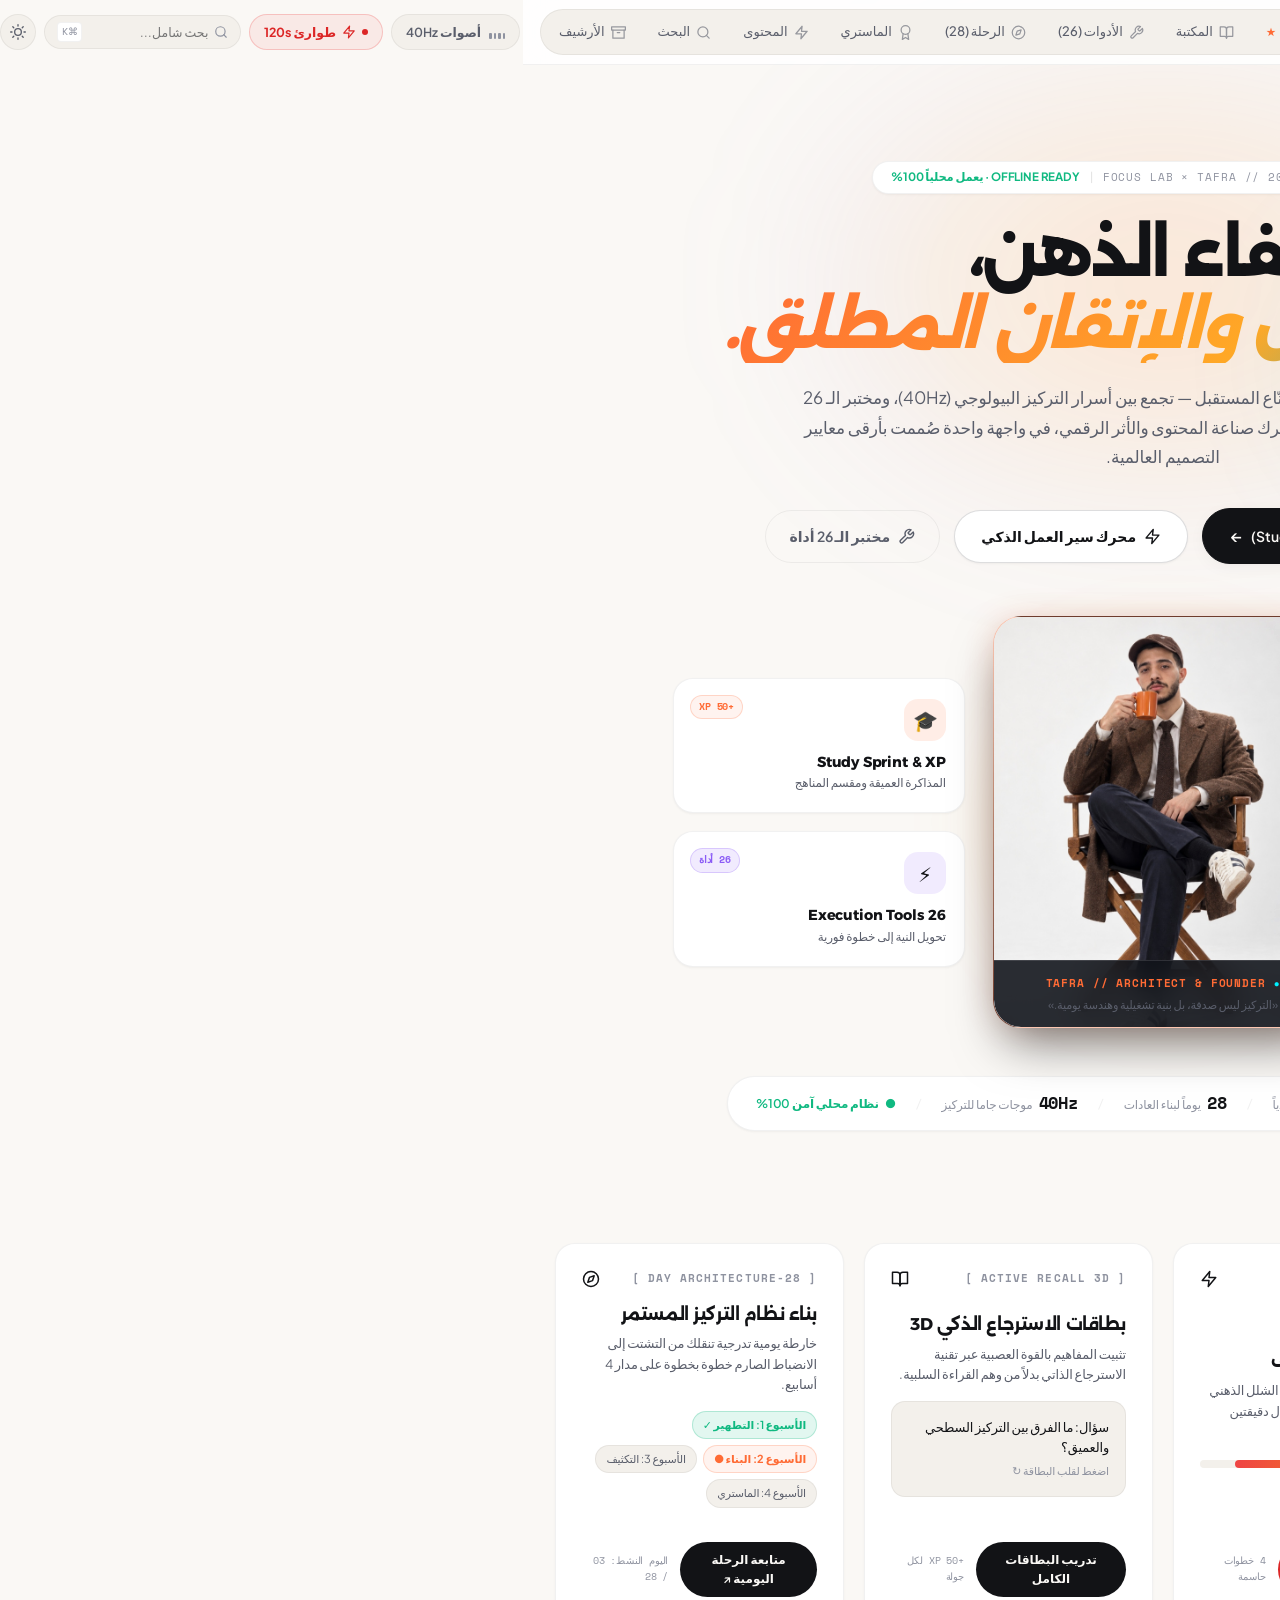
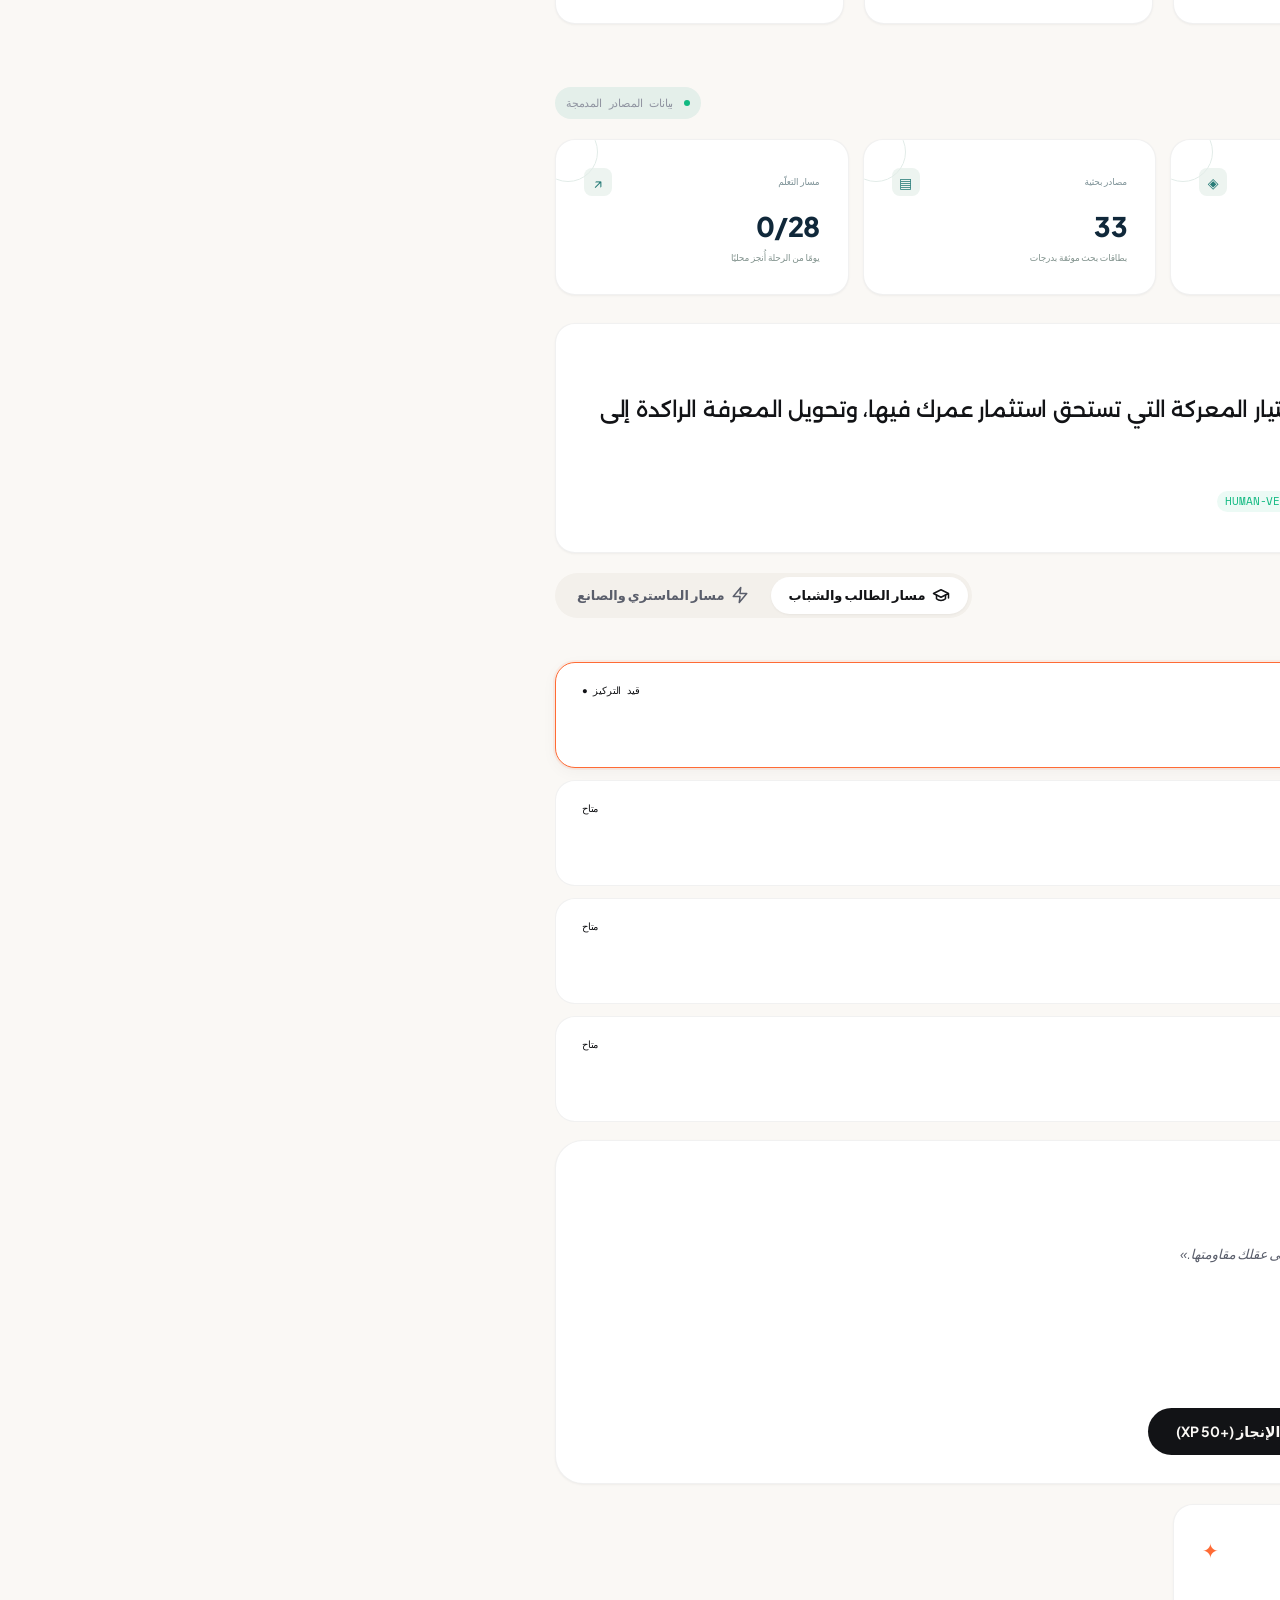
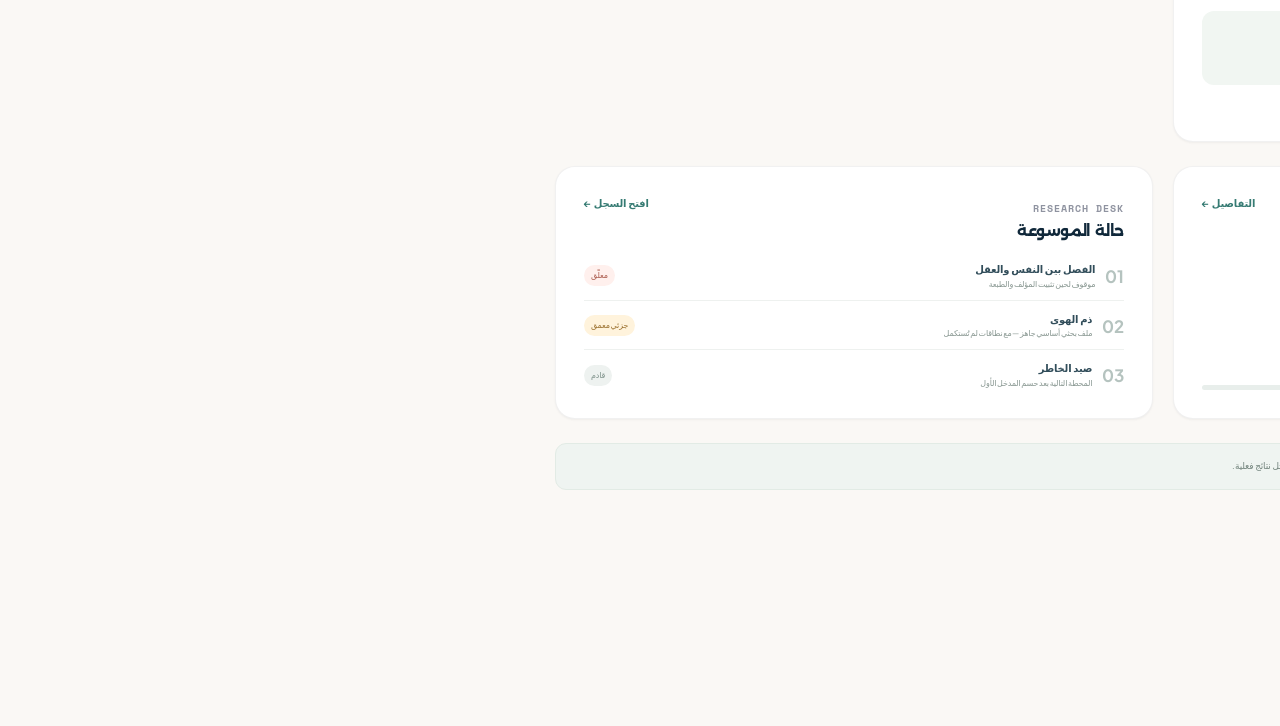
<file: FOCUS_LAB_TAFRA_DIGITAL_PRODUCT/index.html>
<!DOCTYPE html>

<html dir="rtl" lang="ar">
<head>
<meta charset="utf-8"/>
<meta content="width=device-width, initial-scale=1" name="viewport"/>
<meta content="#faf9f7" name="theme-color"/>
<link href="assets/favicon.svg" rel="icon" type="image/svg+xml"/>
<meta content="FOCUS LAB × TAFRA OS — مساحة متكاملة للتعلم وإدارة التركيز والتنفيذ وصناعة المحتوى والبحث." name="description"/>
<title>FOCUS LAB × TAFRA OS</title>
<link href="assets/app.css" rel="stylesheet"/>
<link href="assets/modern.css" rel="stylesheet"/></head>
<body>
<!-- Feather Icons SVG Sprite -->
<svg xmlns="http://www.w3.org/2000/svg" style="display: none;">
  <defs>
    <!-- Home Icon -->
    <symbol id="icon-home" viewBox="0 0 24 24" fill="none" stroke="currentColor" stroke-width="2" stroke-linecap="round" stroke-linejoin="round">
      <path d="M3 9l9-7 9 7v11a2 2 0 0 1-2 2H5a2 2 0 0 1-2-2z"/>
      <polyline points="9 22 9 12 15 12 15 22"/>
    </symbol>

    <!-- Graduation / Student Icon -->
    <symbol id="icon-graduation" viewBox="0 0 24 24" fill="none" stroke="currentColor" stroke-width="2" stroke-linecap="round" stroke-linejoin="round">
      <path d="M22 10v6M2 10l10-5 10 5-10 5z"/>
      <path d="M6 12v5c3 3 9 3 12 0v-5"/>
    </symbol>

    <!-- Book Icon -->
    <symbol id="icon-book" viewBox="0 0 24 24" fill="none" stroke="currentColor" stroke-width="2" stroke-linecap="round" stroke-linejoin="round">
      <path d="M2 3h6a4 4 0 0 1 4 4v14a3 3 0 0 0-3-3H2z"/>
      <path d="M22 3h-6a4 4 0 0 0-4 4v14a3 3 0 0 1 3-3h7z"/>
    </symbol>

    <!-- Tool Icon -->
    <symbol id="icon-tool" viewBox="0 0 24 24" fill="none" stroke="currentColor" stroke-width="2" stroke-linecap="round" stroke-linejoin="round">
      <path d="M14.7 6.3a1 1 0 0 0 0 1.4l1.6 1.6a1 1 0 0 0 1.4 0l3.77-3.77a6 6 0 0 1-7.94 7.94l-6.91 6.91a2.12 2.12 0 0 1-3-3l6.91-6.91a6 6 0 0 1 7.94-7.94l-3.76 3.76z"/>
    </symbol>

    <!-- Compass / Journey Icon -->
    <symbol id="icon-compass" viewBox="0 0 24 24" fill="none" stroke="currentColor" stroke-width="2" stroke-linecap="round" stroke-linejoin="round">
      <circle cx="12" cy="12" r="10"/>
      <polygon points="16.24 7.76 14.12 14.12 7.76 16.24 9.88 9.88 16.24 7.76"/>
    </symbol>

    <!-- Award / Mastery Icon -->
    <symbol id="icon-award" viewBox="0 0 24 24" fill="none" stroke="currentColor" stroke-width="2" stroke-linecap="round" stroke-linejoin="round">
      <circle cx="12" cy="8" r="7"/>
      <polyline points="8.21 13.89 7 23 12 20 17 23 15.79 13.88"/>
    </symbol>

    <!-- Zap / Tafra Icon -->
    <symbol id="icon-zap" viewBox="0 0 24 24" fill="none" stroke="currentColor" stroke-width="2" stroke-linecap="round" stroke-linejoin="round">
      <polygon points="13 2 3 14 12 14 11 22 21 10 12 10 13 2"/>
    </symbol>

    <!-- Star / Be Tafra Icon -->
    <symbol id="icon-star" viewBox="0 0 24 24" fill="none" stroke="currentColor" stroke-width="2" stroke-linecap="round" stroke-linejoin="round">
      <polygon points="12 2 15.09 8.26 22 9.27 17 14.14 18.18 21.02 12 17.77 5.82 21.02 7 14.14 2 9.27 8.91 8.26 12 2"/>
    </symbol>

    <!-- Search / Research Icon -->
    <symbol id="icon-search" viewBox="0 0 24 24" fill="none" stroke="currentColor" stroke-width="2" stroke-linecap="round" stroke-linejoin="round">
      <circle cx="11" cy="11" r="8"/>
      <line x1="21" y1="21" x2="16.65" y2="16.65"/>
    </symbol>

    <!-- Archive Icon -->
    <symbol id="icon-archive" viewBox="0 0 24 24" fill="none" stroke="currentColor" stroke-width="2" stroke-linecap="round" stroke-linejoin="round">
      <polyline points="21 8 21 21 3 21 3 8"/>
      <rect x="1" y="3" width="22" height="5"/>
      <line x1="10" y1="12" x2="14" y2="12"/>
    </symbol>

    <!-- Settings Icon -->
    <symbol id="icon-settings" viewBox="0 0 24 24" fill="none" stroke="currentColor" stroke-width="2" stroke-linecap="round" stroke-linejoin="round">
      <circle cx="12" cy="12" r="3"/>
      <path d="M19.4 15a1.65 1.65 0 0 0 .33 1.82l.06.06a2 2 0 0 1 0 2.83 2 2 0 0 1-2.83 0l-.06-.06a1.65 1.65 0 0 0-1.82-.33 1.65 1.65 0 0 0-1 1.51V21a2 2 0 0 1-2 2 2 2 0 0 1-2-2v-.09A1.65 1.65 0 0 0 9 19.4a1.65 1.65 0 0 0-1.82.33l-.06.06a2 2 0 0 1-2.83 0 2 2 0 0 1 0-2.83l.06-.06a1.65 1.65 0 0 0 .33-1.82 1.65 1.65 0 0 0-1.51-1H3a2 2 0 0 1-2-2 2 2 0 0 1 2-2h.09A1.65 1.65 0 0 0 4.6 9a1.65 1.65 0 0 0-.33-1.82l-.06-.06a2 2 0 0 1 0-2.83 2 2 0 0 1 2.83 0l.06.06a1.65 1.65 0 0 0 1.82.33H9a1.65 1.65 0 0 0 1-1.51V3a2 2 0 0 1 2-2 2 2 0 0 1 2 2v.09a1.65 1.65 0 0 0 1 1.51 1.65 1.65 0 0 0 1.82-.33l.06-.06a2 2 0 0 1 2.83 0 2 2 0 0 1 0 2.83l-.06.06a1.65 1.65 0 0 0-.33 1.82V9a1.65 1.65 0 0 0 1.51 1H21a2 2 0 0 1 2 2 2 2 0 0 1-2 2h-.09a1.65 1.65 0 0 0-1.51 1z"/>
    </symbol>

    <!-- Maximize Icon -->
    <symbol id="icon-maximize" viewBox="0 0 24 24" fill="none" stroke="currentColor" stroke-width="2" stroke-linecap="round" stroke-linejoin="round">
      <path d="M8 3H5a2 2 0 0 0-2 2v3m18 0V5a2 2 0 0 0-2-2h-3m0 18h3a2 2 0 0 0 2-2v-3M3 16v3a2 2 0 0 0 2 2h3"/>
    </symbol>

    <!-- Minimize Icon -->
    <symbol id="icon-minimize" viewBox="0 0 24 24" fill="none" stroke="currentColor" stroke-width="2" stroke-linecap="round" stroke-linejoin="round">
      <path d="M4 14h6v6m10-10h-6V4m0 6l7-7M10 14l-7 7"/>
    </symbol>

    <!-- Volume Icon -->
    <symbol id="icon-volume" viewBox="0 0 24 24" fill="none" stroke="currentColor" stroke-width="2" stroke-linecap="round" stroke-linejoin="round">
      <polygon points="11 5 6 9 2 9 2 15 6 15 11 19 11 5"/>
      <path d="M19.07 4.93a10 10 0 0 1 0 14.14M15.54 8.46a5 5 0 0 1 0 7.07"/>
    </symbol>

    <!-- Volume X Icon -->
    <symbol id="icon-volume-x" viewBox="0 0 24 24" fill="none" stroke="currentColor" stroke-width="2" stroke-linecap="round" stroke-linejoin="round">
      <polygon points="11 5 6 9 2 9 2 15 6 15 11 19 11 5"/>
      <line x1="23" y1="9" x2="17" y2="15"/>
      <line x1="17" y1="9" x2="23" y2="15"/>
    </symbol>

    <!-- Sun Icon -->
    <symbol id="icon-sun" viewBox="0 0 24 24" fill="none" stroke="currentColor" stroke-width="2" stroke-linecap="round" stroke-linejoin="round">
      <circle cx="12" cy="12" r="5"/>
      <line x1="12" y1="1" x2="12" y2="3"/>
      <line x1="12" y1="21" x2="12" y2="23"/>
      <line x1="4.22" y1="4.22" x2="5.64" y2="5.64"/>
      <line x1="18.36" y1="18.36" x2="19.78" y2="19.78"/>
      <line x1="1" y1="12" x2="3" y2="12"/>
      <line x1="21" y1="12" x2="23" y2="12"/>
      <line x1="4.22" y1="19.78" x2="5.64" y2="18.36"/>
      <line x1="18.36" y1="5.64" x2="19.78" y2="4.22"/>
    </symbol>

    <!-- Moon Icon -->
    <symbol id="icon-moon" viewBox="0 0 24 24" fill="none" stroke="currentColor" stroke-width="2" stroke-linecap="round" stroke-linejoin="round">
      <path d="M21 12.79A9 9 0 1 1 11.21 3 7 7 0 0 0 21 12.79z"/>
    </symbol>

    <!-- 3D Box Icon -->
    <symbol id="icon-box" viewBox="0 0 24 24" fill="none" stroke="currentColor" stroke-width="2" stroke-linecap="round" stroke-linejoin="round">
      <path d="M21 16V8a2 2 0 0 0-1-1.73l-7-4a2 2 0 0 0-2 0l-7 4A2 2 0 0 0 3 8v8a2 2 0 0 0 1 1.73l7 4a2 2 0 0 0 2 0l7-4A2 2 0 0 0 21 16z"/>
      <polyline points="3.27 6.96 12 12.01 20.73 6.96"/>
      <line x1="12" y1="22.08" x2="12" y2="12"/>
    </symbol>

    <!-- Close X Icon -->
    <symbol id="icon-x" viewBox="0 0 24 24" fill="none" stroke="currentColor" stroke-width="2" stroke-linecap="round" stroke-linejoin="round">
      <line x1="18" y1="6" x2="6" y2="18"/>
      <line x1="6" y1="6" x2="18" y2="18"/>
    </symbol>
  </defs>
</svg>


<div class="app-shell">
<aside class="sidebar" id="sidebar">
  <div class="brand-lockup">
<div class="brand-mark-prism" data-go="overview" style="cursor:pointer;" title="FOCUS LAB × TAFRA">
  <svg viewBox="0 0 44 44" class="brand-logo-svg" xmlns="http://www.w3.org/2000/svg">
    <defs>
      <linearGradient id="prismAuraLogo" x1="0%" y1="0%" x2="100%" y2="100%">
        <stop offset="0%" stop-color="#FF6B35"/>
        <stop offset="50%" stop-color="#FFA826"/>
        <stop offset="100%" stop-color="#00D2FF"/>
      </linearGradient>
      <linearGradient id="coreBeamLogo" x1="0%" y1="0%" x2="100%" y2="0%">
        <stop offset="0%" stop-color="#FF6B35"/>
        <stop offset="100%" stop-color="#00F0FF"/>
      </linearGradient>
    </defs>
    <rect width="44" height="44" rx="12" fill="#0D1117" stroke="rgba(255,255,255,0.1)" stroke-width="1"/>
    <g transform="translate(22, 22)">
      <polygon points="0,-16 13.86,-8 13.86,8 0,16 -13.86,8 -13.86,-8" stroke="rgba(255,255,255,0.2)" stroke-width="1.2" fill="none"/>
      <circle cx="0" cy="0" r="4.5" fill="url(#prismAuraLogo)"/>
      <circle cx="0" cy="0" r="2" fill="#FFFFFF"/>
      <line x1="-11" y1="0" x2="-6" y2="0" stroke="url(#coreBeamLogo)" stroke-width="1.5" stroke-linecap="round"/>
      <line x1="6" y1="0" x2="11" y2="0" stroke="url(#coreBeamLogo)" stroke-width="1.5" stroke-linecap="round"/>
      <line x1="0" y1="-11" x2="0" y2="-6" stroke="url(#coreBeamLogo)" stroke-width="1.5" stroke-linecap="round"/>
      <line x1="0" y1="6" x2="0" y2="11" stroke="url(#coreBeamLogo)" stroke-width="1.5" stroke-linecap="round"/>
    </g>
  </svg>
  <div class="brand-text-block">
    <div class="brand-name-main">FOCUS LAB <span class="brand-spark-dot">●</span> TAFRA</div>
    <div class="brand-sub-tag">THE OPERATING SPACE // 2026</div>
  </div>
</div>
</div>
  <div class="sidebar-label">مساحة العمل</div>
  <nav aria-label="التنقل الرئيسي" class="primary-nav">
    <button class="nav-item active" data-page="overview"><svg class="feather-icon"><use xlink:href="#icon-home"/></svg><span>الرئيسية</span><kbd>01</kbd></button>
    <button class="nav-item" data-page="student"><svg class="feather-icon"><use xlink:href="#icon-graduation"/></svg><span>بوابة شباب الجامعة</span><kbd>★</kbd></button>
    <button class="nav-item" data-page="learn"><svg class="feather-icon"><use xlink:href="#icon-book"/></svg><span>FOCUS LEARN</span><kbd>02</kbd></button>
    <button class="nav-item" data-page="tools"><svg class="feather-icon"><use xlink:href="#icon-tool"/></svg><span>FOCUS TOOLS</span><kbd>03</kbd></button>
    <button class="nav-item" data-page="journey"><svg class="feather-icon"><use xlink:href="#icon-compass"/></svg><span>رحلة 28 يومًا</span><kbd>04</kbd></button>
    <button class="nav-item" data-page="mastery"><svg class="feather-icon"><use xlink:href="#icon-award"/></svg><span>MASTERY OS</span><kbd>05</kbd></button>
    <button class="nav-item" data-page="tafra"><svg class="feather-icon"><use xlink:href="#icon-zap"/></svg><span>TAFRA ENGINE</span><kbd>06</kbd></button>
    <button class="nav-item" data-page="betafra"><svg class="feather-icon"><use xlink:href="#icon-star"/></svg><span>BE TAFRA</span><kbd>07</kbd></button>
    <button class="nav-item" data-page="research"><svg class="feather-icon"><use xlink:href="#icon-search"/></svg><span>مكتب البحث</span><kbd>08</kbd></button>
    <button class="nav-item" data-page="archive"><svg class="feather-icon"><use xlink:href="#icon-archive"/></svg><span>الأرشيف والمصادر</span><kbd>09</kbd></button>
  </nav>
  <div class="sidebar-bottom">
    <div class="sidebar-founder-card">
      <img src="assets/founder.jpg" class="founder-sidebar-thumb" alt="TAFRA Founder" />
      <div class="founder-sidebar-meta">
        <span class="founder-name">TAFRA</span>
        <span class="founder-role">Founder & Architect</span>
      </div>
    </div>
    <div class="local-status"><span class="status-dot"></span><span>وضع محلي آمن</span><small>OFFLINE READY</small></div>
    <button class="nav-item subtle" data-page="settings"><svg class="feather-icon"><use xlink:href="#icon-settings"/></svg><span>الإعدادات والبيانات</span></button>
    <div class="sidebar-version">VERSION 1.0.0 <span>·</span> NOV 2026</div>
  </div>
</aside>
<main class="main-area">

<header class="studio-topbar" id="studioTopbar">
  <div class="topbar-inner">
    <div class="topbar-left-brand">
      <button class="mobile-menu-btn" id="mobileMenuBtn" title="القائمة"><svg class="feather-icon"><use xlink:href="#icon-tool"/></svg></button>
      <div class="brand-mark-prism" data-go="overview" style="cursor:pointer;" title="FOCUS LAB × TAFRA">
  <svg viewBox="0 0 44 44" class="brand-logo-svg" xmlns="http://www.w3.org/2000/svg">
    <defs>
      <linearGradient id="prismAuraLogo" x1="0%" y1="0%" x2="100%" y2="100%">
        <stop offset="0%" stop-color="#FF6B35"/>
        <stop offset="50%" stop-color="#FFA826"/>
        <stop offset="100%" stop-color="#00D2FF"/>
      </linearGradient>
      <linearGradient id="coreBeamLogo" x1="0%" y1="0%" x2="100%" y2="0%">
        <stop offset="0%" stop-color="#FF6B35"/>
        <stop offset="100%" stop-color="#00F0FF"/>
      </linearGradient>
    </defs>
    <rect width="44" height="44" rx="12" fill="#0D1117" stroke="rgba(255,255,255,0.1)" stroke-width="1"/>
    <g transform="translate(22, 22)">
      <polygon points="0,-16 13.86,-8 13.86,8 0,16 -13.86,8 -13.86,-8" stroke="rgba(255,255,255,0.2)" stroke-width="1.2" fill="none"/>
      <circle cx="0" cy="0" r="4.5" fill="url(#prismAuraLogo)"/>
      <circle cx="0" cy="0" r="2" fill="#FFFFFF"/>
      <line x1="-11" y1="0" x2="-6" y2="0" stroke="url(#coreBeamLogo)" stroke-width="1.5" stroke-linecap="round"/>
      <line x1="6" y1="0" x2="11" y2="0" stroke="url(#coreBeamLogo)" stroke-width="1.5" stroke-linecap="round"/>
      <line x1="0" y1="-11" x2="0" y2="-6" stroke="url(#coreBeamLogo)" stroke-width="1.5" stroke-linecap="round"/>
      <line x1="0" y1="6" x2="0" y2="11" stroke="url(#coreBeamLogo)" stroke-width="1.5" stroke-linecap="round"/>
    </g>
  </svg>
  <div class="brand-text-block">
    <div class="brand-name-main">FOCUS LAB <span class="brand-spark-dot">●</span> TAFRA</div>
    <div class="brand-sub-tag">THE OPERATING SPACE // 2026</div>
  </div>
</div>
    </div>

    <!-- Center Navigation Pills (Mindly / Contra style) -->
    <nav class="studio-nav-pills" id="studioNavPills">
      <button class="nav-item active" data-page="overview"><svg class="feather-icon"><use xlink:href="#icon-home"/></svg><span>الرئيسية</span></button>
      <button class="nav-item student-pill" data-page="student"><svg class="feather-icon"><use xlink:href="#icon-graduation"/></svg><span>بوابة الشباب</span><span class="badge-spark">★</span></button>
      <button class="nav-item" data-page="learn"><svg class="feather-icon"><use xlink:href="#icon-book"/></svg><span>المكتبة</span></button>
      <button class="nav-item" data-page="tools"><svg class="feather-icon"><use xlink:href="#icon-tool"/></svg><span>الأدوات (26)</span></button>
      <button class="nav-item" data-page="journey"><svg class="feather-icon"><use xlink:href="#icon-compass"/></svg><span>الرحلة (28)</span></button>
      <button class="nav-item" data-page="mastery"><svg class="feather-icon"><use xlink:href="#icon-award"/></svg><span>الماستري</span></button>
      <button class="nav-item" data-page="tafra"><svg class="feather-icon"><use xlink:href="#icon-zap"/></svg><span>المحتوى</span></button>
      <button class="nav-item" data-page="research"><svg class="feather-icon"><use xlink:href="#icon-search"/></svg><span>البحث</span></button>
      <button class="nav-item" data-page="archive"><svg class="feather-icon"><use xlink:href="#icon-archive"/></svg><span>الأرشيف</span></button>
    </nav>

    <!-- Topbar Actions Cluster -->
    <div class="topbar-actions-cluster">
      <button class="topbar-audio-btn" id="headerAudioBtn" title="أصوات التركيز 40Hz">
        <span class="audio-equalizer-mini" id="headerAudioWave">
          <i class="wave-bar"></i><i class="wave-bar"></i><i class="wave-bar"></i><i class="wave-bar"></i>
        </span>
        <span id="audioTrackName">الصوت الحي</span>
      </button>

      <button class="topbar-sos-btn" id="headerSosBtn" title="طوارئ التسويف الفورية">
        <span class="sos-beacon"></span>
        <svg class="feather-icon"><use xlink:href="#icon-zap"/></svg>
        <span>طوارئ 120s</span>
      </button>

      <label class="search-pill-compact" title="بحث شامل (⌘K)">
        <svg class="feather-icon"><use xlink:href="#icon-search"/></svg>
        <input id="globalSearch" placeholder="بحث شامل..." type="search"/>
        <kbd>⌘K</kbd>
      </label>

      <button class="theme-toggle-btn" id="themeToggleBtn" title="تبديل المظهر">
        <svg class="feather-icon"><use xlink:href="#icon-sun"/></svg>
      </button>
    </div>
  </div>
</header>

<div class="main-scroll" id="mainScroll">
<section class="page active" id="page-overview">

<div class="mindly-hero-stage">
  <!-- Sol Ambient Sunset Aura -->
  <div class="sol-ambient-aura"></div>
  <div class="sol-secondary-aura"></div>

  <div class="hero-editorial-center">
    <!-- Telemetry Kicker -->
    <div class="hero-telemetry-capsule">
      <span class="pulse-beacon-live"></span>
      <span class="telemetry-mono">FOCUS LAB × TAFRA // 2026 MASTER EDITION</span>
      <span class="telemetry-pipe">|</span>
      <span class="telemetry-highlight">OFFLINE READY · يعمل محلياً 100%</span>
    </div>

    <!-- Master Editorial Title (Mindly Style) -->
    <h1 class="hero-master-headline">
      صفاء الذهن،<br/>
      <span class="hero-gradient-text">وقوة الفعل والإتقان المطلق.</span>
    </h1>

    <p class="hero-master-lead">
      المساحة التشغيلية الذكية لشباب وصُنّاع المستقبل — تجمع بين أسرار التركيز البيولوجي (40Hz)، ومختبر الـ 26 أداة تنفيذية، وخارطة الـ 28 يوماً، ومحرك صناعة المحتوى والأثر الرقمي، في واجهة واحدة صُممت بأرقى معايير التصميم العالمية.
    </p>

    <!-- High-Impact Dual CTAs -->
    <div class="hero-action-row">
      <button class="btn btn-primary-pill" data-go="student">
        <svg class="feather-icon"><use xlink:href="#icon-graduation"/></svg>
        <span>ادخل بوابة شباب الجامعة (Study Room)</span>
        <span class="arrow-glyph">←</span>
      </button>

      <button class="btn btn-secondary-pill" id="heroScrollWorkflowBtn">
        <svg class="feather-icon"><use xlink:href="#icon-zap"/></svg>
        <span>محرك سير العمل الذكي</span>
      </button>

      <button class="btn btn-ghost-pill" data-go="tools">
        <svg class="feather-icon"><use xlink:href="#icon-tool"/></svg>
        <span>مختبر الـ 26 أداة</span>
      </button>
    </div>

    <!-- Mindly-Style Central Stage with Founder Portrait & Orbiting Focus Capsules -->
    <div class="hero-orbit-stage">
      <!-- Orbit Left Flank (40Hz Audio & 120s SOS) -->
      <div class="orbit-flank orbit-left">
        <!-- Capsule 1: 40Hz Audio -->
        <div class="focus-capsule-card capsule-audio" id="heroCapsuleAudio" data-track="binaural">
          <div class="capsule-icon-wrap">🧠</div>
          <div class="capsule-text">
            <div class="capsule-title">40Hz Acoustic Lab</div>
            <div class="capsule-desc">موجات جاما وعزل المشتتات</div>
          </div>
          <span class="capsule-chip-live">● حي</span>
        </div>

        <!-- Capsule 2: SOS Rescue -->
        <div class="focus-capsule-card capsule-sos" data-go="student">
          <div class="capsule-icon-wrap">🚨</div>
          <div class="capsule-text">
            <div class="capsule-title">120s SOS Rescue</div>
            <div class="capsule-desc">بروتوكول فك التسويف والشلل الذهني</div>
          </div>
          <span class="capsule-badge-hot">4 خطوات</span>
        </div>
      </div>

      <!-- Central Founder Mindly Showcase -->
      <div class="founder-centerpiece">
        <div class="founder-halo-aura"></div>
        <div class="founder-portrait-card">
          <img src="assets/founder.jpg" alt="TAFRA Founder" class="founder-photo" loading="eager" />
          <div class="founder-glass-tag">
            <div class="founder-tag-header">
              <span class="founder-pulse-dot">●</span>
              <span class="founder-tag-title">TAFRA // ARCHITECT & FOUNDER</span>
            </div>
            <div class="founder-tag-motto">«التركيز ليس صدفة، بل بنية تشغيلية وهندسة يومية.»</div>
          </div>
        </div>
      </div>

      <!-- Orbit Right Flank (Study Room & 26 Tools) -->
      <div class="orbit-flank orbit-right">
        <!-- Capsule 3: Study War-Room & XP -->
        <div class="focus-capsule-card capsule-study" data-go="student">
          <div class="capsule-icon-wrap">🎓</div>
          <div class="capsule-text">
            <div class="capsule-title">Study Sprint & XP</div>
            <div class="capsule-desc">المذاكرة العميقة ومقسم المناهج</div>
          </div>
          <span class="capsule-badge-xp">+50 XP</span>
        </div>

        <!-- Capsule 4: 26 Tools Practice Lab -->
        <div class="focus-capsule-card capsule-tools" data-go="tools">
          <div class="capsule-icon-wrap">⚡</div>
          <div class="capsule-text">
            <div class="capsule-title">26 Execution Tools</div>
            <div class="capsule-desc">تحويل النية إلى خطوة فورية</div>
          </div>
          <span class="capsule-badge-count">26 أداة</span>
        </div>
      </div>
    </div>

    <!-- Live Telemetry Stats Ticker -->
    <div class="hero-metrics-ribbon">
      <div class="ribbon-item">
        <span class="ribbon-num">4,175</span>
        <span class="ribbon-label">أصل معرفي ومحتوى</span>
      </div>
      <span class="ribbon-separator">/</span>
      <div class="ribbon-item">
        <span class="ribbon-num">26</span>
        <span class="ribbon-label">بروتوكولاً تنفيذياً</span>
      </div>
      <span class="ribbon-separator">/</span>
      <div class="ribbon-item">
        <span class="ribbon-num">28</span>
        <span class="ribbon-label">يوماً لبناء العادات</span>
      </div>
      <span class="ribbon-separator">/</span>
      <div class="ribbon-item">
        <span class="ribbon-num">40Hz</span>
        <span class="ribbon-label">موجات جاما للتركيز</span>
      </div>
      <span class="ribbon-separator">/</span>
      <div class="ribbon-item ribbon-live">
        <span class="live-dot-green">●</span>
        <span>نظام محلي آمن 100%</span>
      </div>
    </div>
  </div>
</div>

<!-- Bento Live Showcase (Showreel & MyStack Inspired) -->

  

  

  <div class="bento-showcase-grid">
  <!-- Card 1: 40Hz Live Audio Synthesizer -->
  <div class="bento-showcase-card spotlight-card audio-bento">
    <div class="bento-card-header">
      <div class="bento-tag">[ 40Hz ACOUSTIC LAB ]</div>
      <span class="pulse-beacon"></span>
    </div>
    <div class="bento-card-body">
      <h3>موجات جاما وعزل المشتتات</h3>
      <p>توليد ترددات بيولوجية 40Hz ومؤثرات صوتية مطرية لتهدئة القشرة الدماغية وزيادة استيعاب المعلومات.</p>
      <div class="bento-audio-bars" id="bentoAudioBars">
        <span></span><span></span><span></span><span></span><span></span><span></span><span></span><span></span>
      </div>
    </div>
    <div class="bento-card-footer">
      <button class="btn-bento-action" id="bentoAudioToggleBtn">
        <span>🎧 تشغيل الصوت الحي</span>
      </button>
      <span class="bento-meta-txt">100% توليد لحظي WebAudio</span>
    </div>
  </div>

  <!-- Card 2: SOS Procrastination Breaker -->
  <div class="bento-showcase-card spotlight-card sos-bento">
    <div class="bento-card-header">
      <div class="bento-tag">[ 120s SOS RESCUE ]</div>
      <svg class="feather-icon bento-icon"><use xlink:href="#icon-zap"/></svg>
    </div>
    <div class="bento-card-body">
      <h3>طوارئ كسر التسويف</h3>
      <p>بروتوكول الطوارئ السريع لفك الشلل الذهني والبدء في المذاكرة أو العمل خلال دقيقتين فقط.</p>
      <div class="bento-sos-meter">
        <div class="meter-bar" style="width: 85%;"></div>
        <span class="meter-lbl">معدل استعادة التركيز: 85% خلال 120 ثانية</span>
      </div>
    </div>
    <div class="bento-card-footer">
      <button class="btn-bento-action sos-btn" id="bentoSosLaunchBtn">
        <span>⚡ تفعيل بروتوكول الإنقاذ</span>
      </button>
      <span class="bento-meta-txt">4 خطوات حاسمة</span>
    </div>
  </div>

  <!-- Card 3: Active Recall 3D Hologram -->
  <div class="bento-showcase-card spotlight-card recall-bento">
    <div class="bento-card-header">
      <div class="bento-tag">[ ACTIVE RECALL 3D ]</div>
      <svg class="feather-icon bento-icon"><use xlink:href="#icon-book"/></svg>
    </div>
    <div class="bento-card-body">
      <h3>بطاقات الاسترجاع الذكي 3D</h3>
      <p>تثبيت المفاهيم بالقوة العصبية عبر تقنية الاسترجاع الذاتي بدلاً من وهم القراءة السلبية.</p>
      <div class="bento-mini-card" id="bentoMiniCard" onclick="this.classList.toggle('flipped'); if(window.FocusAudio) window.FocusAudio.playClick();">
        <div class="mini-front">
          <span>سؤال: ما الفرق بين التركيز السطحي والعميق؟</span>
          <small>اضغط لقلب البطاقة ↻</small>
        </div>
        <div class="mini-back">
          <span>السطحي: مهام مشتتة. العميق: عمل معرفي مكثف يرفع القيمة.</span>
          <small>✓ استرجاع نشط</small>
        </div>
      </div>
    </div>
    <div class="bento-card-footer">
      <button class="btn-bento-action" data-go="student">
        <span>تدريب البطاقات الكامل</span>
      </button>
      <span class="bento-meta-txt">+50 XP لكل جولة</span>
    </div>
  </div>

  <!-- Card 4: Habit Architecture & Streak -->
  <div class="bento-showcase-card spotlight-card journey-bento">
    <div class="bento-card-header">
      <div class="bento-tag">[ 28-DAY ARCHITECTURE ]</div>
      <svg class="feather-icon bento-icon"><use xlink:href="#icon-compass"/></svg>
    </div>
    <div class="bento-card-body">
      <h3>بناء نظام التركيز المستمر</h3>
      <p>خارطة يومية تدرجية تنقلك من التشتت إلى الانضباط الصارم خطوة بخطوة على مدار 4 أسابيع.</p>
      <div class="bento-week-pills">
        <span class="week-pill done">الأسبوع 1: التطهير ✓</span>
        <span class="week-pill current">الأسبوع 2: البناء ●</span>
        <span class="week-pill">الأسبوع 3: التكثيف</span>
        <span class="week-pill">الأسبوع 4: الماستري</span>
      </div>
    </div>
    <div class="bento-card-footer">
      <button class="btn-bento-action" data-go="journey">
        <span>متابعة الرحلة اليومية ↗</span>
      </button>
      <span class="bento-meta-txt">اليوم النشط: 03 / 28</span>
    </div>
  </div>
</div>

<div class="section-heading compact-heading">
<div><div class="eyebrow">THE SYSTEM AT A GLANCE</div><h2>المساحة كلها في نظرة واحدة</h2></div>
<span class="live-chip"><i></i> بيانات المصادر المدمجة</span>
</div>
<div class="metrics-grid" id="overviewMetrics"></div>
<div class="overview-grid">

<div class="editorial-manifesto-card spotlight-card">
  <div class="editorial-kicker">[ HUMAN BENCHMARK // AXIOM // ذوق وانضباط ]</div>
  <blockquote class="editorial-quote">
    «التركيز ليس مجرد حجبٍ للمشتتات؛ بل هو فنّ اختيار المعركة التي تستحق استثمار عمرك فيها، وتحويل المعرفة الراكدة إلى أثرٍ حقيقيٍ وفعلٍ يوميٍ متراكم.»
  </blockquote>
  <div class="editorial-author-row">
    <span class="author-avatar">◈</span>
    <span class="author-name">FOCUS LAB × TAFRA</span>
    <span class="author-dot">·</span>
    <span class="author-spec">STUDIO EDITION 2026</span>
    <span class="author-benchmark">100% HUMAN-VERIFIED RIGOR</span>
  </div>
</div>

<div class="interactive-workflow-hub spotlight-card" id="interactiveWorkflowHub">
  <div class="workflow-hub-header">
    <div class="workflow-hub-title">
      <div class="hub-icon">⚡</div>
      <div>
        <div class="eyebrow" >THE OPERATING PIPELINE // مسار العمل التفاعلي</div>
        <h3>محرك سير العمل الذكي</h3>
        <p>اختر مسارك لتنشيط الخطوات التكتيكية، تشغيل الأدوات، ومتابعة الإنجاز لحظياً.</p>
      </div>
    </div>
    <div class="flow-mode-switch" id="flowModeSwitch">
      <button class="flow-mode-btn active" id="btnStudentFlow" data-flow="student">
        <svg class="feather-icon"><use xlink:href="#icon-graduation"/></svg>
        <span>مسار الطالب والشباب</span>
      </button>
      <button class="flow-mode-btn" id="btnCreatorFlow" data-flow="creator">
        <svg class="feather-icon"><use xlink:href="#icon-zap"/></svg>
        <span>مسار الماستري والصانع</span>
      </button>
    </div>
  </div>

  <div class="workflow-pipeline-track" id="workflowTrack">
    <!-- Populated dynamically by JavaScript -->
  </div>

  <div class="workflow-inspector-card" id="workflowInspector">
    <!-- Populated dynamically by JavaScript -->
  </div>
</div>

<div class="panel next-panel">
<div class="panel-head"><div><span class="panel-kicker">YOUR NEXT MOVE</span><h3>الخطوة التالية</h3></div><span class="spark">✦</span></div>
<div class="next-move" id="nextMove"></div>
<button class="text-link" data-go="mastery">افتح مساحة التنفيذ <span>←</span></button>
</div>
</div>
<div class="overview-grid lower-grid">
<div class="panel progress-panel">
<div class="panel-head"><div><span class="panel-kicker">28-DAY LEARNING PATH</span><h3>تقدم الرحلة</h3></div><a class="text-link" data-go="journey">التفاصيل ←</a></div>
<div class="journey-progress"><div class="progress-ring" id="journeyRing"><span id="journeyPct">0%</span></div><div><b dir="ltr" id="journeyCount">0 / 28</b><small>يوم مكتمل</small><p>كل يوم خطوة صغيرة؛ لا يلزم تنفيذ الأيام دفعة واحدة.</p></div></div>
<div class="mini-week-bars" id="weekBars"></div>
</div>
<div class="panel research-panel">
<div class="panel-head"><div><span class="panel-kicker">RESEARCH DESK</span><h3>حالة الموسوعة</h3></div><a class="text-link" data-go="research">افتح السجل ←</a></div>
<div class="research-status">
<div><b>01</b><span><strong>الفصل بين النفس والعقل</strong><small>موقوف لحين تثبيت المؤلف والطبعة</small></span><em class="status-tag red">معلّق</em></div>
<div><b>02</b><span><strong>ذم الهوى</strong><small>ملف بحثي أساسي جاهز — مع نطاقات لم تُستكمل</small></span><em class="status-tag amber">جزئي معمق</em></div>
<div><b>03</b><span><strong>صيد الخاطر</strong><small>المحطة التالية بعد حسم المدخل الأول</small></span><em class="status-tag muted">قادم</em></div>
</div>
</div>
</div>
<div class="footnote-strip"><span>◈</span> الأرقام المعروضة تعكس سجلات الملفات التي تم استيرادها، لا نتائج أداء أو إنجازًا تسويقيًا. مؤشرات KPI تظل أهدافًا مخططة حتى تُدخل نتائج فعلية.</div>
</section>

      <section class="page" id="page-student">
        <div class="student-hero-banner">
          <div class="student-level-card">
            <div class="student-avatar-box">
              <div class="student-avatar" id="studentAvatar">🦁</div>
              <div class="student-title-box">
                <div class="student-title-flex">
                  <span class="panel-kicker" class="student-kicker-accent">STUDENT MASTERY HUB</span>
                  <span class="badge" class="badge-level" id="studentLevelTag">المستوى 3</span>
                </div>
                <h2 id="studentTitle">وحش المذاكرة والعمل العميق</h2>
                <p>أنت تبني انضباطك الأكاديمي والمهني خطوة بخطوة بعيداً عن وهم التشتت والدوبامين الرخيص.</p>
              </div>
            </div>
            <div class="xp-progress-container">
              <div class="xp-label-row">
                <span>نقاط الخبرة (XP)</span>
                <span id="xpCountLabel">180 / 300 XP</span>
              </div>
              <div class="xp-progress-bar">
                <div class="xp-progress-fill" id="xpProgressFill" style="width: 60%;"></div>
              </div>
            </div>
          </div>
          
          <div class="student-stats-grid">
            <div class="student-stat-item">
              <b id="statStreak">3 🔥</b>
              <span>أيام التزام متواصل</span>
            </div>
            <div class="student-stat-item">
              <b id="statStudyMin">90 ⏱️</b>
              <span>دقيقة مذاكرة مركزة</span>
            </div>
            <div class="student-stat-item">
              <b id="statSprints">4 🎯</b>
              <span>جلسات بومودورو مكتملة</span>
            </div>
            <div class="student-stat-item">
              <b id="statCourses">2 📚</b>
              <span>مقررات قيد الدراسة</span>
            </div>
            <div class="student-stat-item">
              <b id="statSos">2 🛡️</b>
              <span>مرات التغلب على التسويف</span>
            </div>
          </div>
        </div>

        <!-- Student Sub-Tabs -->
        <div class="student-subtabs" id="studentSubtabs">
          <button class="student-tab-btn active" data-stab="study"><span>⏱️</span><span>غرفة المذاكرة والأصوات</span></button>
          <button class="student-tab-btn" data-stab="sos"><span>🚨</span><span>طوارئ التسويف الفورية</span></button>
          <button class="student-tab-btn" data-stab="syllabus"><span>📅</span><span>مقسم المناهج والامتحانات</span></button>
          <button class="student-tab-btn" data-stab="flashcards"><span>🗂️</span><span>بطاقات الاسترجاع النشط</span></button>
          <button class="student-tab-btn" data-stab="doctor"><span>🩺</span><span>طبيب التركيز الجامعي</span></button>
          <button class="student-tab-btn" data-stab="career"><span>🚀</span><span>بناء مهارات وسوق العمل</span></button>
        </div>

        <!-- Sub-tab content containers -->
        <div id="studentTabContent"></div>
      </section>


<section class="page" id="page-learn">
<div class="page-intro"><div><div class="eyebrow">FOCUS LEARN / KNOWLEDGE BASE</div><h1>مكتبة الفهم والتحقق</h1><p>كتب، شخصيات، بطاقات بحثية، ومفاهيم قابلة للبحث. كل مادة تحتفظ بدرجة الاطلاع وحدود الاستنتاج.</p></div><div class="intro-stat"><b>33</b><span>RESEARCH CARDS</span></div></div>
<div class="tab-row" data-tabs="learn">
<button class="tab active" data-tab="arabicBooks">المكتبة العربية</button><button class="tab" data-tab="westernWorks">الأعمال الغربية</button><button class="tab" data-tab="people">الشخصيات</button><button class="tab" data-tab="researchCards">بطاقات البحث</button><button class="tab" data-tab="ideas">91 فكرة</button>
</div>
<div class="content-stage" id="learnContent"></div>
</section>
<section class="page" id="page-tools">
<div class="page-intro"><div><div class="eyebrow">FOCUS TOOLS / PRACTICE LAB</div><h1>الأدوات العملية</h1><p>26 أداة قصيرة لتحويل النية إلى خطوة واضحة. اختر أداة، أدخل بياناتك، وخذ مخرجًا يمكنك استخدامه فورًا.</p></div><div class="intro-stat"><b>26</b><span>INTERACTIVE TOOLS</span></div></div>
<div class="filter-row"><input class="field search-field" id="toolSearch" placeholder="ابحث عن أداة أو مشكلة..." type="search"/><select class="field" id="toolGroup"><option value="all">كل الأدوات</option><option value="start">البدء والتركيز</option><option value="plan">الأهداف والتخطيط</option><option value="execute">التنفيذ وإدارة العمل</option><option value="learn">التعلم والمراجعة</option><option value="recover">الطاقة والتعافي</option><option value="reflect">المراجعة والتواصل</option></select></div>
<div class="tool-grid" id="toolsGrid"></div>
</section>
<section class="page" id="page-journey">
<div class="page-intro"><div><div class="eyebrow">FOCUS JOURNEY / 28 DAYS</div><h1>رحلة بناء التركيز</h1><p>مسار تعليمي من أربعة أسابيع: وعي، اتجاه، تنفيذ، ثم استمرارية. اختر يومًا ونفّذ الإجراء وسجّل الناتج.</p></div><div class="intro-stat"><b id="journeyHeaderPct">0%</b><span>YOUR PROGRESS</span></div></div>
<div class="journey-topline"><div class="journey-stat"><span>مكتمل</span><b id="jCompleted">0</b></div><div class="journey-stat"><span>متبقٍ</span><b id="jRemaining">28</b></div><div class="journey-stat"><span>الأسبوع الحالي</span><b id="jWeek">01 / 04</b></div><div class="journey-stat wide"><span>تاريخ البداية (اختياري لإعادة جدولة الأيام)</span><input class="field small-field" id="journeyStart" type="date"/></div></div>
<div class="journey-weeks" id="journeyWeeks"></div>
<div class="panel day-detail empty-state" id="journeyDayDetail">اختر يومًا من الرحلة لعرض الإجراء والمخرج.</div>
</section>
<section class="page" id="page-mastery">
<div class="page-intro"><div><div class="eyebrow">MASTERY OS / EXECUTION SYSTEM</div><h1>نظام إدارة التنفيذ</h1><p>حوّل الالتزامات المفتوحة إلى مهام محددة، وخطوات قابلة للإغلاق، ومراجعات تساعدك على تعديل النظام لا جلد الذات.</p></div><div class="intro-stat"><b id="taskCount">0</b><span>OPEN ITEMS</span></div></div>
<div class="mastery-flow" id="masteryFlow"></div>
<div class="mastery-layout">
<div class="panel task-panel">
<div class="panel-head"><div><span class="panel-kicker">CAPTURE → CLARIFY → EXECUTE</span><h3>مساحة المهام</h3></div><button class="btn btn-primary btn-small" id="newTaskBtn">＋ مهمة جديدة</button></div>
<form class="task-form" id="taskForm">
<input class="field" name="title" placeholder="ما الشيء الذي تريد إغلاقه؟" required=""/>
<div class="form-row"><select class="field" name="stage"><option>Capture</option><option>Clarify</option><option>Select</option><option>Define</option><option>Plan</option><option>Prepare</option><option>Execute</option><option>Close</option><option>Review</option></select><select class="field" name="priority"><option value="medium">متوسطة</option><option value="high">عالية</option><option value="low">منخفضة</option></select><input class="field" name="due" type="date"/></div>
<textarea class="field" name="next" placeholder="الخطوة التالية القابلة للتنفيذ..." rows="2"></textarea>
<button class="btn btn-primary" type="submit">إضافة إلى مساحة التنفيذ <svg class="feather-icon"><use xlink:href="#icon-compass"/></svg></button>
</form>
<div class="task-filters"><button class="chip active" data-taskfilter="open">المفتوحة</button><button class="chip" data-taskfilter="all">الكل</button><button class="chip" data-taskfilter="done">المغلقة</button></div>
<div class="task-list" id="taskList"></div>
</div>
<div class="side-stack">
<div class="panel"><div class="panel-head"><div><span class="panel-kicker">WEEKLY REVIEW</span><h3>مراجعة سريعة</h3></div><span class="spark">↻</span></div>
<form class="stack-form" id="weeklyForm"><label>ما الذي أُغلق؟<textarea class="field" name="done" rows="2"></textarea></label><label>ما أكبر احتكاك؟<textarea class="field" name="friction" rows="2"></textarea></label><label>ما التعديل الصغير؟<textarea class="field" name="adjustment" rows="2"></textarea></label><button class="btn btn-secondary" type="submit">حفظ المراجعة</button></form><div class="history-list" id="weeklyHistory"></div>
</div>
<div class="panel principle-panel"><span class="panel-kicker">OPERATING PRINCIPLE</span><h3>لا تُحسّن القائمة فقط؛ حسّن طريقة العمل.</h3><p>التقط مرة، وضّح مرة، اختر ما يستحق، ثم عرّف مخرجًا وخطوة تالية. أغلق الحلقة بالمراجعة.</p></div>
</div>
</div>
</section>
<section class="page" id="page-tafra">
<div class="page-intro"><div><div class="eyebrow">TAFRA / CONTENT OPERATING ENGINE</div><h1>محرك صناعة المحتوى</h1><p>من بنك الفكرة إلى خطة النشر والإنتاج والتحليل. لا تخلط بين الأهداف المخططة والنتائج الفعلية.</p></div><div class="intro-stat"><b>4,175</b><span>MASTER IDEA RECORDS</span></div></div>
<div class="content-stats" id="tafraStats"></div>
<div class="tab-row" data-tabs="tafra">
<button class="tab active" data-tab="bank">بنك الأفكار</button><button class="tab" data-tab="hero">60 Hero Ideas</button><button class="tab" data-tab="reels">60 ريل تنفيذي</button><button class="tab" data-tab="stories">84 يوم Stories</button><button class="tab" data-tab="carousels">24 Carousel</button><button class="tab" data-tab="youtube">12 YouTube</button><button class="tab" data-tab="campaigns">30 Campaigns</button><button class="tab" data-tab="reelIndex">موسوعة الريلز · 200</button><button class="tab" data-tab="calendar">الخريطة الأسبوعية</button><button class="tab" data-tab="sheets">كل الأوراق</button><button class="tab" data-tab="analytics">التحليل الفعلي</button>
</div>
<div class="content-stage" id="tafraContent"></div>
</section>
<section class="page" id="page-betafra">
<div class="page-intro"><div><div class="eyebrow">BE TAFRA / INSTITUTIONAL EXPERIENCE</div><h1>مسار التجربة المؤسسية</h1><p>واجهة منظمة لعرض القيمة التعليمية وتجربة الطالب ومقترح البرنامج الجامعي، مع فصل الحقائق المثبتة عن المقترحات.</p></div><div class="intro-stat"><b>02</b><span>USER JOURNEYS</span></div></div>
<div class="tab-row" data-tabs="betafra"><button class="tab active" data-tab="student">رحلة الطالب</button><button class="tab" data-tab="institution">رحلة الجامعة</button><button class="tab" data-tab="pilot">تصميم Pilot</button><button class="tab" data-tab="safeguards">الحوكمة والخصوصية</button></div>
<div class="content-stage" id="betafraContent"></div>
</section>
<section class="page" id="page-research">
<div class="page-intro"><div><div class="eyebrow">RESEARCH DESK / EDITORIAL CONTROL</div><h1>مكتب البحث والتوثيق</h1><p>سجل تراكمي يحفظ موضع الدراسة، درجة التحقق، وما تم وما لم يتم. لا يساوي وجود بطاقة وجود قراءة نصية كاملة.</p></div><div class="intro-stat"><b>12</b><span>ARABIC / ISLAMIC BOOKS</span></div></div>
<div class="research-dashboard" id="researchDashboard"></div>
<div class="research-split"><div class="panel"><div class="panel-head"><div><span class="panel-kicker">CUMULATIVE LOG</span><h3>سجل الإنجاز</h3></div><span class="status-tag amber">يُحدّث محليًا</span></div><div id="researchLog"></div></div><div class="panel"><div class="panel-head"><div><span class="panel-kicker">RESEARCH NOTEBOOK</span><h3>أضف ملاحظة بحثية</h3></div></div><form class="stack-form" id="researchNoteForm"><input class="field" name="title" placeholder="عنوان الملاحظة" required=""/><select class="field" name="type"><option>نص أصلي</option><option>تحقق خارجي</option><option>استنتاج تحليلي</option><option>سؤال مفتوح</option><option>تصحيح</option></select><textarea class="field" name="body" placeholder="ما الذي وجدته؟ ما درجة يقينك؟ ما الذي لا يزال ناقصًا؟" required="" rows="4"></textarea><button class="btn btn-primary">حفظ في سجل البحث</button></form><div class="history-list" id="researchNotes"></div></div></div>
</section>
<section class="page" id="page-archive">
<div class="page-intro"><div><div class="eyebrow">SOURCE ROOM / MASTER ARCHIVE</div><h1>الأرشيف والمصادر</h1><p>ابحث داخل المستندات الموحّدة، وارجع إلى الملفات الأصلية المضمّنة في حزمة المنتج.</p></div><div class="intro-stat"><b>03</b><span>MASTER TEXTS</span></div></div>
<div class="archive-layout"><div class="panel archive-list"><div class="panel-head"><div><span class="panel-kicker">DOCUMENT LIBRARY</span><h3>المستندات الأساسية</h3></div></div><div id="archiveDocs"></div></div><div class="panel archive-reader"><div class="reader-head"><div><span class="panel-kicker">FULL TEXT / SEARCHABLE</span><h3 id="archiveTitle">اختر مستندًا</h3></div><input class="field" id="archiveSearch" placeholder="ابحث داخل المستند..." type="search"/></div><div class="archive-result" id="archiveResult"></div></div></div>
</section>
<section class="page" id="page-settings">
<div class="page-intro"><div><div class="eyebrow">SETTINGS / YOUR DATA</div><h1>التحكم في بياناتك</h1><p>المنتج يعمل محليًا دون حساب أو مزامنة خادم. بياناتك الشخصية المحفوظة لا تغادر هذا المتصفح إلا عند تصديرها بنفسك.</p></div><div class="intro-stat"><b>100%</b><span>LOCAL CONTROL</span></div></div>
<div class="settings-grid"><div class="panel"><span class="panel-kicker">PORTABILITY</span><h3>نسخة احتياطية من بياناتك</h3><p>صدّر المهام والتقدم والملاحظات وإعدادات الرحلة في ملف JSON، ثم استورده في جهاز آخر.</p><div class="button-row"><button class="btn btn-primary" id="exportData">تصدير بياناتي JSON ↓</button><label class="btn btn-secondary file-button">استيراد JSON ↑<input accept="application/json" id="importData" type="file"/></label></div><div class="inline-feedback" id="dataStatus"></div></div><div class="panel"><span class="panel-kicker">PRIVACY</span><h3>بياناتك لا تتزامن تلقائيًا</h3><ul class="plain-list"><li>لا يوجد تسجيل دخول أو حساب.</li><li>المهام والملاحظات والتقدم في localStorage.</li><li>ملفات المصادر ثابتة داخل نسخة البرنامج.</li><li>المؤشرات الفعلية لا تُرسل إلى أي جهة.</li></ul></div><div class="panel danger-zone"><span class="panel-kicker">RESET</span><h3>إعادة ضبط المساحة</h3><p>يمسح هذا الإجراء بياناتك الشخصية المحلية فقط. لا يحذف ملفات المصادر الأصلية من الحزمة.</p><button class="btn btn-danger" id="resetData">مسح بياناتي المحلية</button></div><div class="panel"><span class="panel-kicker">ABOUT THIS RELEASE</span><h3>حدود النسخة الحالية</h3><p>نسخة محلية قابلة للاستخدام والتطوير. لا يوجد نشر عام أو ربط بمؤسسة أو حسابات مستخدمين أو مزامنة سحابية أو تنبيهات تلقائية.</p><p class="muted-text">الإصدار 1.0.0 · 10 نوفمبر 2026</p></div></div>
</section>



</div>
</main>
<div class="mobile-bottom-nav">
<button class="mobile-nav-pill active" data-page="overview"><svg class="feather-icon"><use xlink:href="#icon-home"/></svg><span>الرئيسية</span></button>
<button class="mobile-nav-pill" data-page="student"><svg class="feather-icon"><use xlink:href="#icon-graduation"/></svg><span>الجامعة</span></button>
<button class="mobile-nav-pill" data-page="tools"><svg class="feather-icon"><use xlink:href="#icon-tool"/></svg><span>الأدوات</span></button>
<button class="mobile-nav-pill" data-page="journey"><svg class="feather-icon"><use xlink:href="#icon-compass"/></svg><span>الرحلة</span></button>
<button class="mobile-nav-pill" data-page="tafra"><svg class="feather-icon"><use xlink:href="#icon-zap"/></svg><span>المحتوى</span></button>
</div></div>
<div aria-hidden="true" class="modal-backdrop" id="toolModal"><div aria-labelledby="modalTitle" aria-modal="true" class="modal-window" role="dialog"><div class="modal-header"><div><span class="panel-kicker">FOCUS TOOLS / INTERACTIVE</span><h2 id="modalTitle">أداة</h2><p id="modalDescription"></p></div><button aria-label="إغلاق" class="icon-button close-modal" id="closeModal">×</button></div><div class="modal-body" id="modalBody"></div><div class="modal-footer"><span>كل النتائج إرشادية تعليمية وليست تشخيصًا أو علاجًا.</span><button class="btn btn-secondary" id="closeModal2">إغلاق</button></div></div></div>
<div aria-live="polite" class="toast" id="toast" role="status"></div>
<div aria-hidden="true" class="command-palette" id="commandPalette"><div class="command-box"><input id="commandInput" placeholder="اكتب اسم القسم أو الأداة..."/><div id="commandResults"></div><small>ESC للإغلاق · ENTER للفتح</small></div></div>
<script src="assets/data.js"></script>
<script src="assets/corpus.js"></script>
<script src="assets/app.js"></script>
<canvas id="confettiCanvas"></canvas>
<div class="teleprompter-overlay" id="teleprompterModal">
<div class="prompter-header">
<div>
<span class="badge" class="badge-teleprompter">TELEPROMPTER</span>
<h3 id="prompterTitle" class="prompter-title-inline">ملقن الكاميرا لصناعة المحتوى</h3>
</div>
<div class="prompter-controls-row">
<button class="btn btn-secondary" id="prompterMirrorBtn">🪞 قلب الشاشة (سيلفي)</button>
<label class="prompter-control-label">السرعة: <input id="prompterSpeed" max="8" min="1" type="range" value="3"/></label>
<label class="prompter-control-label">حجم الخط: <input id="prompterFontSize" max="60" min="20" type="range" value="34"/></label>
<button class="btn btn-primary" id="prompterPlayBtn">▶️ تشغيل</button>
<button class="btn btn-danger" id="prompterCloseBtn">✕ إغلاق</button>
</div>
</div>
<div class="prompter-body" id="prompterBody">
<div class="prompter-text" id="prompterText"></div>
</div>
</div>
<div class="zen-overlay" id="zenModal">
<div class="zen-header-bar">
<span class="badge" class="badge-zen">ZEN STUDY MODE</span>
<button class="btn btn-secondary" id="closeZenBtn">خروج من وضع الزن (ESC)</button>
</div>
<div class="zen-timer-wrap">
<div class="zen-digits" id="zenDigits">25:00</div>
<div class="zen-task-title" id="zenTaskTitle">المهمة الحالية قيد الإنجاز</div>
<div class="zen-timer-actions">
<button class="btn-timer-primary" id="zenToggleBtn">▶️ تشغيل</button>
<button class="btn-timer-secondary" id="zenResetBtn">🔄 إعادة ضبط</button>
</div>
</div>
</div>
<script src="assets/student-hub.js"></script></body>
</html>
</file>
<file: FOCUS_LAB_TAFRA_DIGITAL_PRODUCT/assets/app.css>
@charset "UTF-8";
:root{--navy:#10283a;--navy-2:#19394d;--ink:#20384a;--muted:#718391;--teal:#277b77;--mint:#bce3d9;--amber:#d7a34e;--coral:#d97966;--paper:#f3f5f2;--white:#fff;--line:#dfe6e4;--soft:#eaf1ee;--shadow:0 18px 55px rgba(18,43,59,.08);--radius:18px}
*{box-sizing:border-box}html{scroll-behavior:smooth}body{margin:0;background:var(--paper);color:var(--ink);font-family:"IBM Plex Sans Arabic","Segoe UI",Tahoma,Arial,sans-serif;font-size:14px;line-height:1.65;direction:rtl}button,input,textarea,select{font:inherit}button{cursor:pointer}a{color:inherit;text-decoration:none}button:focus-visible,a:focus-visible,input:focus-visible,select:focus-visible,textarea:focus-visible{outline:3px solid #a1d6ca;outline-offset:2px}
.app-shell{min-height:100vh;display:flex}.sidebar{width:252px;flex:0 0 252px;background:var(--navy);color:#d4e0e4;display:flex;flex-direction:column;padding:22px 15px 16px;min-height:100vh;position:sticky;top:0;height:100vh;z-index:30}.brand-lockup{display:flex;gap:12px;align-items:center;padding:5px 9px 28px;border-bottom:1px solid #294458}.brand-mark{width:40px;height:40px;border:1px solid #527c7b;border-radius:12px;display:flex;align-items:center;justify-content:center;gap:2px;color:#eaf7f3;font-weight:800;font-size:14px;background:linear-gradient(145deg,#244d5a,#173447)}.brand-mark i{font-style:normal;color:var(--amber);font-size:10px}.brand-name{font-size:12px;font-weight:800;letter-spacing:.1px;color:#fff}.brand-name b{color:var(--amber)}.brand-sub{font-size:8px;color:#92a9b5;letter-spacing:1.6px;margin-top:2px}.sidebar-label{font-size:10px;color:#78929e;font-weight:700;padding:22px 12px 9px}.primary-nav{display:grid;gap:5px}.nav-item{border:0;width:100%;background:transparent;color:#b8c8ce;border-radius:11px;display:flex;align-items:center;gap:11px;text-align:right;padding:11px 12px;font-size:12px;transition:.18s}.nav-item:hover{background:#1a3b50;color:#fff}.nav-item.active{background:#24525b;color:#fff;box-shadow:inset -3px 0 0 var(--amber)}.nav-icon{width:21px;text-align:center;font-size:16px;color:#8fbab3}.nav-item kbd{margin-right:auto;color:#76919b;font-size:9px;background:transparent}.sidebar-bottom{margin-top:auto}.local-status{background:#173548;border:1px solid #2b4b5c;border-radius:12px;padding:11px;display:flex;gap:8px;align-items:center;font-size:10px;color:#c7dedb}.local-status small{margin-right:auto;color:#83a39f;font-size:8px;letter-spacing:.7px}.status-dot{width:7px;height:7px;background:#62c39b;border-radius:50%;box-shadow:0 0 0 4px #62c39b20}.nav-item.subtle{margin-top:8px}.sidebar-version{font-size:8px;color:#668290;text-align:center;margin-top:16px;letter-spacing:1px}.sidebar-version span{color:var(--amber)}
.main-area{flex:1;min-width:0}.topbar{height:68px;display:flex;align-items:center;justify-content:space-between;padding:0 34px;background:#ffffffd9;border-bottom:1px solid var(--line);position:sticky;top:0;z-index:20;backdrop-filter:blur(16px)}.breadcrumb{display:flex;align-items:center;gap:11px;font-size:11px;color:#8a9aa4}.breadcrumb span{font-weight:800;color:#345465;letter-spacing:.3px}.breadcrumb i{font-style:normal;color:#c0c9c8}.breadcrumb b{color:var(--ink);font-weight:700}.top-actions{display:flex;align-items:center;gap:12px}.global-search{height:37px;width:min(340px,34vw);background:#f3f6f4;border:1px solid #e1e8e5;border-radius:10px;display:flex;align-items:center;gap:8px;padding:0 10px;color:#78908e}.global-search input{flex:1;min-width:0;border:0;background:transparent;outline:0;font-size:10px;color:var(--ink)}.global-search kbd{font-size:8px;color:#98a6a7;background:#fff;border:1px solid #e2e7e5;border-radius:4px;padding:2px 4px}.icon-button{width:36px;height:36px;border:1px solid var(--line);background:#fff;border-radius:10px;color:var(--ink);font-size:19px;display:grid;place-items:center}.icon-button:hover{border-color:#9fc5bb;color:var(--teal)}.avatar{width:31px;height:31px;border-radius:50%;display:grid;place-items:center;background:#e4efeb;color:#27665f;font-weight:800;font-size:9px}.mobile-menu{display:none;border:0;background:none;font-size:20px;color:var(--navy)}
.main-scroll{padding:28px 34px 60px;max-width:1700px;margin:auto}.page{display:none;animation:fadeUp .25s ease}.page.active{display:block}@keyframes fadeUp{from{opacity:0;transform:translateY(7px)}to{opacity:1;transform:none}}@media(prefers-reduced-motion:reduce){*{scroll-behavior:auto!important;animation:none!important;transition:none!important}}
.hero-panel{background:var(--navy);border-radius:24px;min-height:335px;overflow:hidden;display:grid;grid-template-columns:1.1fr .9fr;position:relative;color:#fff;box-shadow:var(--shadow)}.hero-panel:after{content:"";position:absolute;inset:0;background:linear-gradient(115deg,transparent 54%,#24526370 100%);pointer-events:none}.hero-copy{padding:42px 46px;position:relative;z-index:1}.eyebrow{font-size:9px;color:#78938f;letter-spacing:1.1px;font-weight:800;display:flex;align-items:center;gap:8px}.hero-copy .eyebrow{color:#99c3bb}.eyebrow-dot{width:6px;height:6px;border-radius:50%;background:var(--amber);box-shadow:0 0 0 4px #d7a34e20}.hero-copy h1{font-size:clamp(30px,3vw,43px);line-height:1.35;letter-spacing:-1px;margin:20px 0 11px;color:#fff;font-weight:800}.hero-copy h1 em{color:#b8e1d6;font-style:normal}.hero-copy p{max-width:590px;color:#b8cbd0;font-size:12px;line-height:2;margin:0}.hero-actions{display:flex;gap:9px;margin-top:24px}.btn{border:1px solid transparent;border-radius:10px;padding:10px 15px;font-size:11px;font-weight:700;display:inline-flex;align-items:center;justify-content:center;gap:15px;transition:.18s}.btn:hover{transform:translateY(-1px)}.btn-primary{background:var(--teal);color:#fff;border-color:#328d86}.btn-primary:hover{background:#206c68}.btn-ghost{border-color:#526d7a;background:#1b3b4e;color:#dbe8e9}.btn-secondary{background:#e8f1ed;color:#285d56;border-color:#d6e6df}.btn-danger{background:#fff0ed;color:#a24e40;border-color:#f0c6bd}.btn-small{padding:7px 11px;font-size:10px}.hero-proof{display:flex;gap:25px;margin-top:31px;color:#78949e;font-size:8px;letter-spacing:1px}.hero-proof b{color:#d7e9e7;margin-right:5px}.hero-visual{position:relative;min-height:320px;display:grid;place-items:center;overflow:hidden}.core-node{width:116px;height:116px;border-radius:50%;border:1px solid #85b8ad80;background:radial-gradient(circle,#2c6770,#17394b 66%);box-shadow:0 0 0 15px #3b716b18,0 0 60px #5fb8a33b;display:grid;place-content:center;text-align:center;z-index:3}.core-glyph{font-size:27px;font-weight:800;color:#fff;letter-spacing:-2px}.core-glyph span{color:var(--amber);font-size:13px}.core-node small{font-size:7px;color:#aed0c9;letter-spacing:1px}.orbit{position:absolute;border:1px solid #84b0ad38;border-radius:50%;transform:rotate(-25deg)}.orbit-one{width:260px;height:155px}.orbit-two{width:320px;height:214px;transform:rotate(33deg)}.orbit-three{width:385px;height:265px;transform:rotate(-50deg);border-style:dashed}.float-node{position:absolute;z-index:4;width:65px;height:65px;border-radius:15px;background:#254a5b;border:1px solid #557b81;display:grid;place-content:center;text-align:center;box-shadow:0 12px 22px #071a2855}.float-node b{font-size:18px;color:#fff;line-height:1.1}.float-node small{font-size:7px;color:#9dbcb8;letter-spacing:.8px}.node-a{top:47px;right:17%}.node-b{bottom:55px;right:25%}.node-c{top:135px;left:13%}.visual-caption{position:absolute;bottom:15px;right:0;left:0;text-align:center;font-size:7px;letter-spacing:2px;color:#688f98}
.section-heading{display:flex;justify-content:space-between;align-items:end;margin:30px 0 15px}.compact-heading{margin-top:28px}.section-heading h2{font-size:19px;margin:6px 0 0}.live-chip{font-size:9px;background:#e4efea;color:#37766d;border-radius:30px;padding:7px 11px}.live-chip i{display:inline-block;width:6px;height:6px;background:#45a880;border-radius:50%;margin-left:5px}.metrics-grid{display:grid;grid-template-columns:repeat(4,1fr);gap:13px}.metric-card{background:#fff;border:1px solid var(--line);border-radius:14px;padding:17px;position:relative;overflow:hidden}.metric-card:after{content:"";width:60px;height:60px;border:1px solid #e2ece8;border-radius:50%;position:absolute;left:-18px;top:-18px}.metric-top{display:flex;justify-content:space-between;align-items:center;color:#7e9297;font-size:9px}.metric-icon{width:28px;height:28px;border-radius:8px;display:grid;place-items:center;background:#edf4f0;color:var(--teal);font-size:14px}.metric-value{font-size:27px;font-weight:800;color:var(--navy);margin:8px 0 0;letter-spacing:-.5px}.metric-foot{font-size:9px;color:#82938e;margin-top:2px}.overview-grid{display:grid;grid-template-columns:1.3fr .7fr;gap:14px;margin-top:14px}.lower-grid{grid-template-columns:.9fr 1.1fr}.panel{background:#fff;border:1px solid var(--line);border-radius:var(--radius);padding:19px;min-width:0}.panel-head{display:flex;justify-content:space-between;align-items:center;gap:10px;margin-bottom:15px}.panel-kicker{font-size:8px;letter-spacing:1px;color:#91a09f;font-weight:800}.panel h3{font-size:15px;margin:4px 0 0;color:var(--navy)}.panel-number{font-size:9px;color:#b7c4c1}.system-flow{display:flex;align-items:center;gap:8px}.system-step{flex:1;background:#f1f5f2;border:1px solid #e3ebe7;border-radius:11px;padding:12px 10px;min-width:0}.step-no{display:block;font-size:8px;color:#b59a68;margin-bottom:5px}.system-step b{display:block;font-size:10px;color:#285b58;direction:ltr;text-align:right}.system-step small{font-size:9px;color:#879995}.flow-arrow{color:#bdc8c2;font-size:16px}.system-bridge{display:flex;gap:8px;align-items:center;flex-wrap:wrap;background:#f8faf9;border:1px dashed #d7e2de;border-radius:10px;padding:10px;margin-top:12px}.system-bridge span{color:#2d716b;font-size:9px;font-weight:800;letter-spacing:.4px}.system-bridge i{font-style:normal;font-size:9px;color:#899792;margin-left:7px}.system-note{font-size:9px;color:#71837d;border-top:1px solid #edf1ef;margin-top:12px;padding-top:10px}.spark{color:var(--amber);font-size:20px}.next-move{background:#f1f6f2;border-radius:12px;padding:15px;margin:12px 0}.next-move b{display:block;font-size:13px;color:#275a55}.next-move p{font-size:10px;color:#758983;margin:5px 0 0}.text-link{border:0;background:none;color:#367b73;font-weight:700;font-size:10px;padding:0;cursor:pointer}.text-link span{margin-right:5px}.journey-progress{display:flex;gap:14px;align-items:center}.progress-ring{--pct:0%;width:74px;height:74px;border-radius:50%;background:conic-gradient(var(--teal) var(--pct),#e9efeb 0);display:grid;place-items:center;position:relative;flex:0 0 auto}.progress-ring:before{content:"";position:absolute;inset:7px;background:#fff;border-radius:50%}.progress-ring span{position:relative;font-size:14px;font-weight:800;color:var(--navy)}.journey-progress b{display:block;font-size:17px;color:var(--navy)}.journey-progress small{display:block;color:#80938d;font-size:9px}.journey-progress p{font-size:9px;color:#87958f;margin:5px 0}.mini-week-bars{display:flex;gap:6px;margin-top:15px}.mini-week-bars span{flex:1;height:5px;background:#e8eeeb;border-radius:4px;overflow:hidden}.mini-week-bars i{display:block;height:100%;width:0;background:var(--teal)}.research-status{display:grid;gap:10px}.research-status>div{display:flex;align-items:center;gap:10px;border-bottom:1px solid #eef1ef;padding-bottom:9px}.research-status>div:last-child{border:0;padding:0}.research-status>div>b{font-size:17px;color:#b5c3bf}.research-status strong{display:block;font-size:10px;color:#314d5a}.research-status small{display:block;font-size:8px;color:#879690}.status-tag{margin-right:auto;font-style:normal;font-size:8px;padding:4px 7px;border-radius:20px;white-space:nowrap}.status-tag.amber{background:#fff3dc;color:#9a702e}.status-tag.red{background:#fff0ed;color:#ab5b4d}.status-tag.muted{background:#eef2f0;color:#7d9089}.footnote-strip{margin-top:14px;background:#eff4f1;border:1px solid #e2ebe5;border-radius:11px;padding:10px 13px;font-size:9px;color:#74857e}.footnote-strip span{color:var(--teal);font-size:15px;vertical-align:middle;margin-left:6px}
.page-intro{display:flex;justify-content:space-between;align-items:center;gap:20px;margin:5px 0 25px}.page-intro h1{font-size:30px;color:var(--navy);margin:6px 0 4px;letter-spacing:-.5px}.page-intro p{margin:0;color:#778982;font-size:11px;max-width:720px}.intro-stat{min-width:100px;padding:14px 17px;border:1px solid var(--line);background:#fff;border-radius:14px;text-align:center}.intro-stat b{display:block;font-size:27px;color:var(--teal);line-height:1.2}.intro-stat span{font-size:8px;color:#8b9a94;letter-spacing:.8px}.tab-row{display:flex;gap:5px;overflow:auto;border-bottom:1px solid var(--line);margin:0 0 17px;padding-bottom:10px;scrollbar-width:thin}.tab{white-space:nowrap;border:1px solid transparent;background:transparent;color:#7a8c85;padding:7px 12px;border-radius:8px;font-size:10px}.tab.active{background:#e6f0eb;color:#286b64;border-color:#d6e6df;font-weight:800}.content-stage{min-height:180px}.filter-row{display:flex;gap:9px;margin:15px 0}.field{width:100%;border:1px solid #dfe7e3;background:#fff;border-radius:9px;padding:10px 11px;color:var(--ink);font-size:10px;outline:0;min-width:0}.field:focus{border-color:#8eb9ad;box-shadow:0 0 0 3px #b7dacf35}.search-field{max-width:430px}.field::placeholder{color:#a0ada7}.small-field{padding:6px;font-size:9px}.form-row{display:flex;gap:8px}.stack-form{display:grid;gap:10px}.stack-form label{font-size:9px;color:#788b84}.stack-form label textarea{margin-top:4px}.plain-list{padding-right:17px;font-size:10px;color:#72857e}.plain-list li{margin:6px 0}.muted-text{color:#8d9c95;font-size:9px}
.card-grid{display:grid;grid-template-columns:repeat(3,1fr);gap:11px}.data-card{border:1px solid var(--line);background:#fff;border-radius:13px;padding:15px;min-width:0;transition:.18s;cursor:pointer}.data-card:hover{border-color:#adcfc4;transform:translateY(-2px);box-shadow:0 9px 20px #264c3d10}.data-card .card-meta{display:flex;justify-content:space-between;gap:8px;color:#91a19a;font-size:8px;margin-bottom:7px}.data-card h3{font-size:13px;line-height:1.5;color:#26495a;margin:0 0 7px}.data-card p{font-size:9px;line-height:1.8;color:#788982;margin:0}.data-card .card-foot{display:flex;justify-content:space-between;align-items:center;margin-top:12px;padding-top:9px;border-top:1px solid #eff2f0;font-size:8px;color:#8b9b95}.pill{font-size:8px;border-radius:20px;padding:4px 8px;background:#eef4f0;color:#3a776d;white-space:nowrap}.pill.warn{background:#fff4df;color:#9b712f}.pill.bad{background:#fff0ec;color:#a8594b}
.book-card{cursor:pointer}.book-card .book-number{font-size:23px;color:#d5e2dc;font-weight:800;line-height:1.1}.book-card.blocked{border-right:3px solid var(--coral)}.book-card.complete{border-right:3px solid var(--amber)}.detail-panel{background:#fff;border:1px solid var(--line);border-radius:15px;padding:22px;margin-top:14px}.detail-panel h2{font-size:19px;color:var(--navy);margin:0 0 10px}.detail-panel .detail-body{font-size:10px;color:#536a68;line-height:2;white-space:pre-wrap}.detail-actions{display:flex;gap:8px;flex-wrap:wrap;margin-top:16px}.source-links{display:flex;gap:6px;flex-wrap:wrap;margin-top:12px}.source-links a{font-size:8px;color:#2d746c;background:#eef5f1;border-radius:20px;padding:5px 9px;direction:ltr}
.tool-grid{display:grid;grid-template-columns:repeat(4,1fr);gap:11px}.tool-card{background:#fff;border:1px solid var(--line);border-radius:13px;padding:15px;cursor:pointer;position:relative;min-height:135px;transition:.18s}.tool-card:hover{border-color:#91bfb3;transform:translateY(-2px);box-shadow:0 10px 24px #183d3310}.tool-card .tool-id{font-size:8px;color:#a3b0a9;letter-spacing:1px}.tool-card .tool-icon{float:left;width:29px;height:29px;border-radius:9px;background:#ecf4ef;color:#3c8278;display:grid;place-items:center;font-size:14px}.tool-card h3{margin:10px 0 5px;color:#274858;font-size:12px}.tool-card p{margin:0;color:#82928b;font-size:9px;line-height:1.7}.tool-card .tool-action{position:absolute;bottom:12px;left:14px;color:#77a49a;font-size:13px}
.journey-topline{display:flex;gap:10px;margin:-7px 0 15px}.journey-stat{background:#fff;border:1px solid var(--line);border-radius:10px;padding:9px 13px;min-width:85px}.journey-stat span{display:block;color:#8b9a94;font-size:8px}.journey-stat b{font-size:16px;color:#2e716a}.journey-stat.wide{display:flex;align-items:center;gap:12px;flex:1;justify-content:space-between}.journey-stat.wide span{white-space:nowrap}.journey-stat.wide input{max-width:160px}.journey-weeks{display:grid;grid-template-columns:repeat(4,1fr);gap:10px;margin-bottom:14px}.week-card{background:#fff;border:1px solid var(--line);border-radius:13px;padding:13px}.week-card.active{border-color:#83b7a9;box-shadow:0 0 0 2px #c4e2d7}.week-card .week-label{font-size:8px;color:#a0ada8}.week-card h3{font-size:12px;margin:4px 0;color:#285a57}.week-card p{font-size:8px;color:#84938d;margin:0}.week-card .week-progress{height:4px;background:#edf1ef;border-radius:4px;margin-top:10px}.week-card .week-progress i{display:block;height:100%;background:var(--teal);border-radius:4px}.day-grid{display:grid;grid-template-columns:repeat(7,1fr);gap:6px;margin:12px 0 5px}.day-button{border:1px solid #e1e9e4;border-radius:8px;background:#f8faf8;padding:8px 4px;color:#72857e;text-align:center;font-size:8px}.day-button b{display:block;font-size:14px;color:#315e5a}.day-button.done{background:#e5f2eb;border-color:#bcdacb;color:#3d796c}.day-button.selected{border-color:var(--teal);box-shadow:inset 0 0 0 1px var(--teal)}.day-detail{margin-top:12px}.day-detail h3{font-size:16px}.day-detail .day-detail-row{display:grid;grid-template-columns:1fr 1fr;gap:10px;margin:12px 0}.detail-box{background:#f3f7f4;border-radius:10px;padding:13px}.detail-box span{display:block;color:#8b9b93;font-size:8px}.detail-box b{display:block;color:#375a54;font-size:10px;margin-top:4px}
.mastery-flow{display:flex;gap:5px;overflow:auto;margin-bottom:15px;padding-bottom:3px}.mastery-stage{min-width:85px;flex:1;text-align:center;background:#e8f0eb;border-radius:8px;padding:8px 6px;font-size:8px;color:#477269}.mastery-stage b{display:block;color:#2b645d;font-size:9px}.mastery-layout{display:grid;grid-template-columns:1.25fr .75fr;gap:13px}.task-form{display:grid;gap:8px;border-bottom:1px solid #edf1ee;padding-bottom:14px}.task-form .form-row>*{flex:1}.task-filters{display:flex;gap:5px;margin:12px 0}.chip{border:1px solid #e1e9e4;border-radius:20px;background:#fff;color:#82918a;font-size:8px;padding:5px 10px}.chip.active{background:#e7f1ed;color:#286d63;border-color:#cfe3d9}.task-list{display:grid;gap:8px}.task-item{border:1px solid #e6ece8;border-radius:10px;padding:11px;display:grid;grid-template-columns:auto 1fr auto;gap:10px;align-items:start}.task-check{width:17px;height:17px;border:1px solid #b7c9c0;border-radius:5px;background:#fff;color:#fff;font-size:10px;display:grid;place-items:center}.task-check.done{background:var(--teal);border-color:var(--teal)}.task-item h4{font-size:10px;color:#345360;margin:0}.task-item p{font-size:8px;color:#8a9992;margin:3px 0}.task-item.done h4{text-decoration:line-through;color:#91a19a}.task-actions{display:flex;gap:4px}.task-actions button{border:0;background:#f2f5f3;color:#87958f;border-radius:5px;padding:4px 6px;font-size:8px}.task-meta{display:flex;gap:6px;flex-wrap:wrap;margin-top:5px}.priority{font-size:7px;padding:2px 6px;border-radius:10px}.priority.high{background:#fff0ec;color:#ad6252}.priority.medium{background:#fff5e3;color:#a07b3e}.priority.low{background:#eef4ef;color:#678778}.side-stack{display:grid;gap:13px;align-content:start}.history-list{display:grid;gap:7px;margin-top:12px}.history-item{padding:8px 10px;background:#f7f9f7;border-radius:8px;font-size:8px;color:#7b8d84}.principle-panel{background:#17374a;color:#fff;border:0}.principle-panel h3{color:#d4e9e3;font-size:16px;line-height:1.6}.principle-panel p{color:#9db9b8;font-size:9px}
.content-stats{display:grid;grid-template-columns:repeat(6,1fr);gap:8px;margin:-5px 0 18px}.content-stat{background:#fff;border:1px solid var(--line);border-radius:10px;padding:10px}.content-stat b{font-size:18px;color:var(--teal);display:block}.content-stat span{font-size:8px;color:#85968e}.data-toolbar{display:flex;gap:8px;flex-wrap:wrap;margin:12px 0}.data-toolbar .field{width:auto;flex:1;min-width:145px}.idea-grid{display:grid;grid-template-columns:repeat(3,1fr);gap:9px}.idea-row{border:1px solid var(--line);border-radius:12px;background:#fff;padding:12px}.idea-row h4{margin:0 0 5px;color:#2c5260;font-size:10px}.idea-row p{font-size:8px;color:#83938b;margin:0 0 8px;line-height:1.7}.idea-row .idea-hook{font-size:8px;color:#46776d;background:#f0f6f2;border-radius:6px;padding:7px;margin-top:7px}.idea-row .idea-tag{font-size:7px;color:#a0ada6}.pagination{display:flex;align-items:center;justify-content:center;gap:7px;margin:17px 0}.pagination button{border:1px solid #dce7e0;background:#fff;color:#55776f;border-radius:7px;padding:6px 10px;font-size:9px}.pagination span{font-size:9px;color:#82918a}.data-table-wrap{overflow:auto;border:1px solid var(--line);border-radius:11px;background:#fff}.data-table{border-collapse:collapse;width:100%;font-size:8px;min-width:700px}.data-table th{position:sticky;top:0;text-align:right;background:#18384b;color:#e8f1ee;padding:9px;white-space:nowrap}.data-table td{border-bottom:1px solid #edf1ee;padding:8px;color:#6b7e78;vertical-align:top;max-width:260px}.data-table tr:nth-child(even){background:#f8faf8}.data-table td:first-child{color:#3d736a;white-space:nowrap}.table-link{border:0;background:transparent;color:#2d766c;text-align:right;padding:0}.sheet-library{display:grid;grid-template-columns:repeat(3,1fr);gap:9px}.sheet-card{background:#fff;border:1px solid var(--line);border-radius:10px;padding:12px;text-align:right}.sheet-card b{display:block;font-size:9px;color:#315b60;direction:ltr;text-align:right}.sheet-card span{font-size:8px;color:#899a91}.sheet-card em{display:block;font-size:7px;color:#b18443;font-style:normal;margin-top:5px}
.analytics-grid{display:grid;grid-template-columns:1fr 1fr;gap:12px}.chart-panel{background:#fff;border:1px solid var(--line);border-radius:13px;padding:15px}.bar-line{display:grid;grid-template-columns:100px 1fr 45px;gap:8px;align-items:center;margin:9px 0;font-size:8px;color:#74877f}.bar-track{height:8px;background:#edf1ef;border-radius:20px;overflow:hidden}.bar-track i{height:100%;display:block;background:var(--teal);border-radius:20px}.metric-input-row{display:flex;gap:8px;align-items:center;margin:8px 0}.metric-input-row label{flex:1;font-size:9px;color:#70847b}.metric-input-row input{width:100px}
.betafra-grid{display:grid;grid-template-columns:1fr 1fr;gap:12px}.journey-stage-card{background:#fff;border:1px solid var(--line);border-radius:13px;padding:17px}.journey-stage-card .stage-no{color:#c59b54;font-size:10px;font-weight:800}.journey-stage-card h3{font-size:13px;color:#31555c;margin:5px 0}.journey-stage-card p{font-size:9px;color:#82928a;margin:0;line-height:1.8}.institution-layout{display:grid;grid-template-columns:1.1fr .9fr;gap:12px}.highlight-box{background:#17384a;border-radius:14px;padding:18px;color:#fff}.highlight-box h3{color:#d8ebe5}.highlight-box p{font-size:9px;color:#b1c5c6}.disclaimer{background:#fff5e4;border:1px solid #f1dfba;color:#8c6d35;border-radius:10px;padding:12px;font-size:9px;margin-top:12px}
.research-dashboard{display:grid;grid-template-columns:repeat(4,1fr);gap:10px;margin-bottom:14px}.research-card-mini{background:#fff;border:1px solid var(--line);border-radius:12px;padding:13px}.research-card-mini b{font-size:22px;color:#32756b;display:block}.research-card-mini span{font-size:8px;color:#82928b}.research-split{display:grid;grid-template-columns:1fr 1fr;gap:13px}.archive-layout{display:grid;grid-template-columns:270px 1fr;gap:12px;align-items:start}.archive-list{position:sticky;top:82px}.archive-doc-button{width:100%;border:0;border-bottom:1px solid #edf1ee;background:#fff;text-align:right;padding:11px 4px;color:#5c7771;font-size:9px}.archive-doc-button.active{color:#1f6e66;font-weight:800}.archive-doc-button small{display:block;color:#97a49d;font-size:7px;margin-top:3px}.archive-reader{min-height:450px}.reader-head{display:flex;justify-content:space-between;align-items:center;gap:12px}.reader-head input{max-width:250px}.archive-result{font-size:9px;line-height:1.9;max-height:68vh;overflow:auto;white-space:pre-wrap;color:#627a72;background:#fafcfb;border-radius:10px;padding:15px;margin-top:13px}.archive-result mark{background:#f8e6aa;color:#483b22}.settings-grid{display:grid;grid-template-columns:1fr 1fr;gap:13px}.settings-grid .panel p{font-size:9px;color:#83938b}.button-row{display:flex;gap:8px;flex-wrap:wrap;margin-top:14px}.file-button{cursor:pointer}.file-button input{display:none}.inline-feedback{font-size:9px;color:#36796e;margin-top:10px}.danger-zone{border-color:#f0d5ce}
.modal-backdrop{display:none;position:fixed;inset:0;background:#0b1d2acc;z-index:100;align-items:center;justify-content:center;padding:20px}.modal-backdrop.open{display:flex}.modal-window{width:min(640px,100%);max-height:90vh;overflow:auto;background:#fff;border-radius:18px;box-shadow:0 30px 90px #07152080}.modal-header{display:flex;justify-content:space-between;align-items:start;padding:21px 23px 15px;border-bottom:1px solid #edf1ef}.modal-header h2{font-size:19px;color:var(--navy);margin:5px 0}.modal-header p{font-size:9px;color:#85948c;margin:0}.modal-body{padding:20px 23px}.modal-footer{display:flex;justify-content:space-between;align-items:center;padding:12px 23px;border-top:1px solid #edf1ef;color:#9aa69f;font-size:8px}.close-modal{font-size:22px}.tool-form-grid{display:grid;grid-template-columns:1fr 1fr;gap:10px}.tool-form-grid label{display:grid;gap:4px;font-size:9px;color:#778a82}.tool-form-grid label.full{grid-column:1/-1}.tool-form-grid textarea{resize:vertical}.result-box{margin-top:14px;background:#eef5f0;border:1px solid #dceae1;border-radius:11px;padding:14px;color:#315f57;font-size:10px;line-height:1.9;white-space:pre-wrap}.result-box h4{margin:0 0 6px;color:#2f6d64}.check-list{display:grid;gap:7px}.check-list label{display:flex;gap:8px;align-items:center;background:#f7f9f7;border-radius:7px;padding:8px;font-size:9px;color:#607a70}.check-list input{accent-color:var(--teal)}
.toast{position:fixed;bottom:22px;left:22px;background:#15394a;color:#eff8f4;border:1px solid #416775;border-radius:10px;padding:10px 14px;font-size:10px;box-shadow:0 12px 35px #091e2c45;opacity:0;pointer-events:none;transform:translateY(8px);transition:.2s;z-index:140}.toast.show{opacity:1;transform:none}
.command-palette{display:none;position:fixed;inset:0;z-index:150;background:#0c1e2caa;align-items:flex-start;justify-content:center;padding-top:15vh}.command-palette.open{display:flex}.command-box{width:min(520px,calc(100% - 30px));background:#fff;border-radius:15px;padding:13px;box-shadow:0 25px 80px #08192380}.command-box input{width:100%;border:1px solid #dce7e0;border-radius:9px;padding:11px;font-size:11px}.command-box small{display:block;color:#9aa79f;font-size:8px;margin:10px}.command-result{width:100%;border:0;border-radius:8px;background:#fff;text-align:right;padding:10px;color:#365f59;font-size:10px}.command-result:hover{background:#eff5f1}
.empty-state{text-align:center;color:#93a19b;padding:28px;font-size:10px}.page-spacer{height:16px}
@media(max-width:1180px){.sidebar{width:220px;flex-basis:220px}.main-scroll{padding:24px}.tool-grid{grid-template-columns:repeat(3,1fr)}.hero-copy{padding:34px}.content-stats{grid-template-columns:repeat(3,1fr)}}
@media(max-width:900px){.sidebar{position:fixed;right:0;transform:translateX(105%);transition:transform .25s;height:100dvh;box-shadow:-20px 0 45px #071a2533}.sidebar.open{transform:none}.mobile-menu{display:block}.topbar{padding:0 18px;gap:10px}.main-scroll{padding:20px 18px 45px}.hero-panel{grid-template-columns:1fr .75fr}.overview-grid,.lower-grid,.mastery-layout,.research-split{grid-template-columns:1fr}.archive-layout{grid-template-columns:1fr}.archive-list{position:static}.archive-doc-button{display:inline-block;width:auto;border:1px solid #edf1ee;margin:3px;border-radius:8px;padding:8px}.research-dashboard{grid-template-columns:repeat(2,1fr)}}
@media(max-width:650px){.topbar{height:58px}.breadcrumb span{display:none}.global-search{width:38vw}.global-search kbd,.avatar{display:none}.hero-panel{grid-template-columns:1fr}.hero-copy{padding:28px 23px}.hero-copy h1{font-size:31px}.hero-visual{min-height:220px;margin-top:-13px}.orbit-one{width:220px;height:130px}.orbit-two{width:260px;height:170px}.orbit-three{width:300px;height:205px}.node-a{top:20px}.node-b{bottom:20px}.node-c{top:80px}.metrics-grid{grid-template-columns:repeat(2,1fr)}.metric-card{padding:12px}.metric-value{font-size:22px}.section-heading{align-items:start;gap:8px}.overview-grid{gap:10px}.system-flow{align-items:stretch;flex-direction:column}.flow-arrow{transform:rotate(-90deg);align-self:center}.system-step b{text-align:right}.system-bridge{gap:5px}.page-intro{align-items:flex-start}.page-intro h1{font-size:24px}.intro-stat{min-width:75px;padding:10px}.intro-stat b{font-size:21px}.tab-row{margin-bottom:13px}.card-grid,.idea-grid{grid-template-columns:1fr 1fr}.tool-grid{grid-template-columns:1fr 1fr}.tool-card{min-height:145px}.journey-topline{flex-wrap:wrap}.journey-stat.wide{flex-basis:100%}.journey-weeks{grid-template-columns:1fr 1fr}.day-grid{grid-template-columns:repeat(4,1fr)}.day-detail .day-detail-row{grid-template-columns:1fr}.content-stats{grid-template-columns:repeat(3,1fr)}.filter-row,.form-row{flex-direction:column}.betafra-grid,.institution-layout,.analytics-grid,.settings-grid{grid-template-columns:1fr}.tool-form-grid{grid-template-columns:1fr}.tool-form-grid label.full{grid-column:auto}.reader-head{align-items:flex-start;flex-direction:column}.reader-head input{max-width:none}.modal-footer{align-items:flex-start;gap:8px;flex-direction:column}.archive-result{max-height:55vh}.sheet-library{grid-template-columns:1fr 1fr}.task-item{grid-template-columns:auto 1fr}.task-actions{grid-column:2}.global-search input{font-size:9px}.main-scroll{padding:15px 12px 35px}}
@media(max-width:400px){.card-grid,.idea-grid,.tool-grid{grid-template-columns:1fr}.hero-copy h1{font-size:27px}.metrics-grid{gap:7px}.system-bridge{align-items:flex-start;flex-direction:column}}

.callout{background:#fff8e9;border-right:3px solid #d5a14e;border-radius:8px;padding:11px 13px;margin:12px 0;color:#7a633d;font-size:9px;line-height:1.9}
.disclaimer{background:#fff7e9;border:1px solid #f0e3c8;border-radius:10px;padding:10px 12px;color:#8b713e;font-size:8px;line-height:1.8;margin-top:12px}
.md-bullet{display:block;padding-right:14px;margin:4px 0}
.detail-body h2,.detail-body h3,.detail-body h4{color:#315d5b;margin:12px 0 5px}
.detail-body p{margin:5px 0 9px}
.detail-body strong{color:#325a59}
.detail-body code{direction:ltr;unicode-bidi:embed;background:#eef3ef;padding:1px 4px;border-radius:4px}
.timer-display{font-size:46px;font-weight:800;color:#1e6e68;letter-spacing:2px;text-align:center;padding:16px}
.recall-question{font-size:13px;color:#234f58;font-weight:700;margin:12px 0}
.message-preview{white-space:pre-wrap;background:#fff;border:1px solid #dce8df;border-radius:8px;padding:13px;margin-bottom:10px;direction:rtl}
.timeline{border-right:2px solid #d6e6de;margin:12px 12px 12px 0;padding-right:17px}
.timeline .item{position:relative;margin:0 0 13px;font-size:9px;color:#617a71}
.timeline .item:before{content:"";position:absolute;right:-23px;top:6px;width:9px;height:9px;border-radius:50%;background:#d1a35d;border:2px solid white;box-shadow:0 0 0 1px #d1a35d}
.timeline .item b{color:#315c58;font-size:10px}
.timeline .item p{margin:3px 0;color:#899790;font-size:8px}
.research-log-row{display:grid;grid-template-columns:30px 1fr auto;gap:9px;align-items:start;padding:10px 0;border-bottom:1px solid #edf1ee}
.research-log-no{font-size:16px;font-weight:800;color:#bdcfc5}
.research-log-row b{display:block;color:#345961;font-size:9px}
.research-log-row small{display:block;color:#899890;font-size:8px;line-height:1.7}
</file>
<file: FOCUS_LAB_TAFRA_DIGITAL_PRODUCT/assets/modern.css>
/* ==========================================================================
   FOCUS LAB × TAFRA OS — WORLD-CLASS EDITORIAL MASTER EDITION (2026)
   Inspired by: Mindly, Sol, ContraLabs, Showreel, Gather & Freckle
   Design DNA: Warm Sol Sunset Aura, Mindly Floating Focus Capsules,
   Refined Architectural Typography, Tactile Glassmorphism & Flawless Rhythm.
   ========================================================================== */

@import url('https://fonts.googleapis.com/css2?family=Alexandria:wght@300;400;500;600;700;800;900&family=Plus+Jakarta+Sans:wght@400;500;600;700;800&family=Space+Mono:wght@400;700&display=swap');

/* ==========================================================================
   1. DESIGN TOKENS & SYSTEM PALETTE
   ========================================================================== */
:root {
  /* Canvas & Glassmorphic Surfaces (Light Mode - Mindly/Sol Aesthetic) */
  --bg:               #FAF8F5;
  --bg-surface:       #FFFFFF;
  --bg-card:          #FFFFFF;
  --bg-card-hover:    #FCFBF9;
  --bg-hover:         #F3F0EB;
  --bg-glass:         rgba(255, 255, 255, 0.85);
  --bg-sidebar:       #F7F5F0;
  
  /* Text & Hierarchy */
  --text:             #121316;
  --text-secondary:   #5A5E6B;
  --text-muted:       #8F93A0;
  
  /* Precision Accents */
  --accent:           #FF6B35;          /* Warm Solar Sunset Amber */
  --accent-hover:     #E85923;
  --accent-soft:      rgba(255, 107, 53, 0.08);
  --accent-glow:      rgba(255, 107, 53, 0.22);
  --cyan-focus:       #00B4D8;          /* Electric Cognitive Cyan */
  --cyan-soft:        rgba(0, 180, 216, 0.08);
  --emerald-live:     #10B981;          /* Offline & Active Green */
  --purple-depth:     #8B5CF6;          /* Deep Study Violet */
  --danger-rose:      #EF4444;          /* SOS Emergency */
  
  /* Borders & Separation */
  --border:           rgba(18, 19, 22, 0.06);
  --border-hover:     rgba(18, 19, 22, 0.14);
  --border-highlight: rgba(255, 107, 53, 0.35);
  
  /* Geometry & Radius */
  --radius-xs:        6px;
  --radius-sm:        10px;
  --radius-md:        14px;
  --radius-lg:        20px;
  --radius-xl:        28px;
  --radius-full:      9999px;
  
  /* Layered Ambient Shadows (Zero Harshness) */
  --shadow-sm:        0 1px 3px rgba(18, 19, 22, 0.03), 0 1px 2px rgba(18, 19, 22, 0.02);
  --shadow-md:        0 4px 16px rgba(18, 19, 22, 0.04), 0 1px 3px rgba(18, 19, 22, 0.02);
  --shadow-lg:        0 12px 36px rgba(18, 19, 22, 0.06), 0 2px 8px rgba(18, 19, 22, 0.03);
  --shadow-xl:        0 24px 60px rgba(18, 19, 22, 0.08), 0 4px 16px rgba(18, 19, 22, 0.03);
  --shadow-glow:      0 0 40px rgba(255, 107, 53, 0.15);
  
  /* Typography Families */
  --font-display:     'Alexandria', 'Plus Jakarta Sans', system-ui, sans-serif;
  --font-body:        'Plus Jakarta Sans', -apple-system, system-ui, sans-serif;
  --font-mono:        'Space Mono', 'SF Mono', monospace;
  
  --ease:             cubic-bezier(0.16, 1, 0.3, 1);
  
  /* Legacy mappings */
  --bg-deep: var(--bg);
  --text-main: var(--text);
  --text-dim: var(--text-secondary);
  --border-subtle: var(--border);
  --neon-orange: var(--accent);
  --acid-lime: var(--emerald-live);
  --cyber-cyan: var(--cyan-focus);
  --ultraviolet: var(--purple-depth);
  --amber: var(--accent);
  --shadow-subtle: var(--shadow-md);
  --shadow-hover: var(--shadow-lg);
}

/* ==========================================================================
   2. DARK THEME — NIGHT VOID (Cinematic Obsidian & Solar Nebula)
   ========================================================================== */
[data-theme="dark"] {
  --bg:               #0A0C10;
  --bg-surface:       #12151E;
  --bg-card:          #131722;
  --bg-card-hover:    #181D2B;
  --bg-hover:         #1A1F2E;
  --bg-glass:         rgba(18, 21, 30, 0.88);
  --bg-sidebar:       #0E1017;
  
  --text:             #F8FAFC;
  --text-secondary:   #94A3B8;
  --text-muted:       #64748B;
  
  --border:           rgba(255, 255, 255, 0.07);
  --border-hover:     rgba(255, 255, 255, 0.15);
  --border-highlight: rgba(255, 107, 53, 0.45);
  
  --accent-soft:      rgba(255, 107, 53, 0.12);
  --cyan-soft:        rgba(0, 180, 216, 0.12);
  
  --shadow-sm:        0 2px 6px rgba(0, 0, 0, 0.3);
  --shadow-md:        0 8px 24px rgba(0, 0, 0, 0.45);
  --shadow-lg:        0 16px 48px rgba(0, 0, 0, 0.6);
  --shadow-xl:        0 28px 72px rgba(0, 0, 0, 0.75);
}

/* ==========================================================================
   3. GLOBAL RESET & BASE STYLES
   ========================================================================== */
*, *::before, *::after {
  box-sizing: border-box;
  margin: 0;
  padding: 0;
}

html {
  font-size: 15px;
  scroll-behavior: smooth;
  text-rendering: optimizeLegibility;
}

body {
  background-color: var(--bg) !important;
  color: var(--text) !important;
  font-family: var(--font-body) !important;
  line-height: 1.65;
  letter-spacing: -0.012em;
  -webkit-font-smoothing: antialiased;
  -moz-osx-font-smoothing: grayscale;
  overflow-x: hidden;
  background-image: none !important;
}

h1, h2, h3, h4, h5, h6 {
  font-family: var(--font-display);
  font-weight: 700;
  color: var(--text);
  line-height: 1.25;
  letter-spacing: -0.025em;
}

p {
  color: var(--text-secondary);
  line-height: 1.7;
}

a {
  color: var(--accent);
  text-decoration: none;
  transition: color 0.15s ease;
}
a:hover {
  color: var(--accent-hover);
}

/* ==========================================================================
   4. ICONIC APERTURE BRAND LOGO
   ========================================================================== */
.brand-mark-prism {
  display: inline-flex;
  align-items: center;
  gap: 12px;
  cursor: pointer;
  user-select: none;
  transition: transform 0.2s var(--ease);
}
.brand-mark-prism:hover {
  transform: translateY(-1px);
}

.brand-logo-svg {
  width: 40px;
  height: 40px;
  flex-shrink: 0;
  filter: drop-shadow(0 4px 12px rgba(255, 107, 53, 0.22));
}

.brand-text-block {
  display: flex;
  flex-direction: column;
}

.brand-name-main {
  font-family: var(--font-display);
  font-size: 15px;
  font-weight: 900;
  color: var(--text);
  letter-spacing: -0.02em;
  display: flex;
  align-items: center;
  gap: 6px;
}

.brand-spark-dot {
  color: var(--accent);
  font-size: 8px;
  animation: sparkPulse 2.5s infinite;
}
@keyframes sparkPulse {
  0%, 100% { opacity: 1; transform: scale(1); }
  50% { opacity: 0.4; transform: scale(0.8); }
}

.brand-sub-tag {
  font-family: var(--font-mono);
  font-size: 9px;
  color: var(--text-muted);
  letter-spacing: 0.14em;
  font-weight: 500;
}

/* ==========================================================================
   5. UNIFIED STUDIO TOPBAR (CONTRA LABS & MINDLY STYLE)
   ========================================================================== */
.studio-topbar {
  position: sticky;
  top: 0;
  z-index: 100;
  background: var(--bg-glass);
  backdrop-filter: blur(20px);
  -webkit-backdrop-filter: blur(20px);
  border-bottom: 1px solid var(--border);
  padding: 0 28px;
  transition: all 0.25s ease;
}

.topbar-inner {
  max-width: 1440px;
  margin: 0 auto;
  height: 64px;
  display: flex;
  align-items: center;
  justify-content: space-between;
  gap: 20px;
}

.topbar-left-brand {
  display: flex;
  align-items: center;
  gap: 16px;
  flex-shrink: 0;
}

/* Center Navigation Pills */
.studio-nav-pills {
  display: flex;
  align-items: center;
  gap: 4px;
  background: var(--bg-hover);
  padding: 4px;
  border-radius: var(--radius-full);
  border: 1px solid var(--border);
}

.studio-nav-pills .nav-item {
  display: inline-flex;
  align-items: center;
  gap: 6px;
  padding: 7px 14px;
  border-radius: var(--radius-full);
  border: none;
  background: transparent;
  color: var(--text-secondary);
  font-family: var(--font-body);
  font-size: 13px;
  font-weight: 500;
  cursor: pointer;
  transition: all 0.18s var(--ease);
  white-space: nowrap;
}

.studio-nav-pills .nav-item .feather-icon {
  width: 15px;
  height: 15px;
  opacity: 0.6;
  transition: opacity 0.15s ease, transform 0.15s ease;
}

.studio-nav-pills .nav-item:hover {
  color: var(--text);
}
.studio-nav-pills .nav-item:hover .feather-icon {
  opacity: 1;
  transform: scale(1.1);
}

.studio-nav-pills .nav-item.active {
  background: var(--bg-card);
  color: var(--text);
  font-weight: 700;
  box-shadow: var(--shadow-sm);
}
.studio-nav-pills .nav-item.active .feather-icon {
  opacity: 1;
  color: var(--accent);
}

/* Student Pill Highlight */
.studio-nav-pills .nav-item.student-pill {
  color: var(--accent);
  font-weight: 600;
}
.studio-nav-pills .nav-item.student-pill .badge-spark {
  color: var(--accent);
  font-size: 11px;
}

/* Topbar Action Buttons */
.topbar-actions-cluster {
  display: flex;
  align-items: center;
  gap: 8px;
  flex-shrink: 0;
}

/* Audio Control Pill */
.topbar-audio-btn {
  display: inline-flex;
  align-items: center;
  gap: 8px;
  padding: 7px 14px;
  border-radius: var(--radius-full);
  background: var(--bg-hover);
  border: 1px solid var(--border);
  color: var(--text-secondary);
  font-family: var(--font-body);
  font-size: 12.5px;
  font-weight: 600;
  cursor: pointer;
  transition: all 0.18s var(--ease);
}
.topbar-audio-btn:hover {
  background: var(--bg-card);
  color: var(--text);
  border-color: var(--border-hover);
}
.topbar-audio-btn.playing {
  background: var(--accent-soft);
  color: var(--accent);
  border-color: var(--accent-glow);
}

.audio-equalizer-mini {
  display: flex;
  align-items: flex-end;
  gap: 2px;
  height: 14px;
}
.wave-bar {
  width: 2.5px;
  height: 6px;
  border-radius: 1px;
  background: var(--text-muted);
  transition: height 0.2s ease, background 0.2s ease;
}
.topbar-audio-btn.playing .wave-bar {
  background: var(--accent);
  animation: miniEqualizer 0.8s ease-in-out infinite alternate;
}
.topbar-audio-btn.playing .wave-bar:nth-child(2) { animation-delay: 0.2s; }
.topbar-audio-btn.playing .wave-bar:nth-child(3) { animation-delay: 0.4s; }
.topbar-audio-btn.playing .wave-bar:nth-child(4) { animation-delay: 0.1s; }

@keyframes miniEqualizer {
  0% { height: 4px; }
  100% { height: 14px; }
}

/* SOS Emergency Pill */
.topbar-sos-btn {
  display: inline-flex;
  align-items: center;
  gap: 6px;
  padding: 7px 14px;
  border-radius: var(--radius-full);
  background: rgba(239, 68, 68, 0.08);
  border: 1px solid rgba(239, 68, 68, 0.25);
  color: #DC2626;
  font-family: var(--font-body);
  font-size: 12.5px;
  font-weight: 700;
  cursor: pointer;
  transition: all 0.18s var(--ease);
}
.topbar-sos-btn:hover {
  background: #DC2626;
  color: #FFFFFF;
  border-color: #DC2626;
  box-shadow: 0 4px 16px rgba(220, 38, 38, 0.35);
  transform: translateY(-1px);
}
.topbar-sos-btn .feather-icon {
  width: 14px;
  height: 14px;
}

.sos-beacon {
  width: 6px;
  height: 6px;
  border-radius: 50%;
  background: #DC2626;
  animation: beaconPulse 1.6s infinite;
}
@keyframes beaconPulse {
  0% { transform: scale(1); opacity: 1; }
  50% { transform: scale(1.6); opacity: 0.4; }
  100% { transform: scale(1); opacity: 1; }
}

/* Search Input Pill */
.search-pill-compact {
  display: flex;
  align-items: center;
  gap: 6px;
  background: var(--bg-hover);
  border: 1px solid var(--border);
  border-radius: var(--radius-full);
  padding: 6px 12px;
  cursor: text;
  transition: all 0.18s var(--ease);
}
.search-pill-compact:focus-within {
  border-color: var(--accent);
  background: var(--bg-card);
  box-shadow: 0 0 0 3px var(--accent-soft);
}
.search-pill-compact input {
  border: none;
  background: transparent;
  outline: none;
  font-family: var(--font-body);
  font-size: 12.5px;
  color: var(--text);
  width: 120px;
}
.search-pill-compact .feather-icon {
  width: 14px;
  height: 14px;
  color: var(--text-muted);
}
.search-pill-compact kbd {
  font-family: var(--font-mono);
  font-size: 10px;
  color: var(--text-muted);
  background: var(--bg-surface);
  border: 1px solid var(--border);
  border-radius: 4px;
  padding: 1px 4px;
}

/* Theme Toggle Button */
.theme-toggle-btn {
  width: 36px;
  height: 36px;
  border-radius: 50%;
  border: 1px solid var(--border);
  background: var(--bg-hover);
  color: var(--text-secondary);
  display: flex;
  align-items: center;
  justify-content: center;
  cursor: pointer;
  transition: all 0.2s ease;
}
.theme-toggle-btn:hover {
  background: var(--bg-card);
  color: var(--text);
  border-color: var(--border-hover);
  transform: rotate(18deg);
}
.theme-toggle-btn .feather-icon {
  width: 16px;
  height: 16px;
}

.mobile-menu-btn {
  display: none;
  background: none;
  border: none;
  color: var(--text);
  cursor: pointer;
  padding: 6px;
}

/* ==========================================================================
   6. SIDEBAR DRAWER (Clean & Minimal like Showreel)
   ========================================================================== */
.sidebar {
  display: none; /* Replaced on desktop by Studio Topbar */
}

/* ==========================================================================
   7. MAIN APP LAYOUT & SCROLL CONTAINER
   ========================================================================== */
.app-shell {
  min-height: 100vh;
  display: flex;
  flex-direction: column;
}

.main-area {
  flex: 1;
  width: 100%;
}

.main-scroll {
  max-width: 1320px;
  margin: 0 auto;
  padding: 40px 32px 80px;
}

/* Page visibility */
.page {
  display: none;
}
.page.active {
  display: block;
  animation: pageFadeIn 0.3s var(--ease);
}
@keyframes pageFadeIn {
  from { opacity: 0; transform: translateY(6px); }
  to { opacity: 1; transform: translateY(0); }
}

/* ==========================================================================
   8. MINDLY / SOL INSPIRED HERO SECTION
   ========================================================================== */
.mindly-hero-stage {
  position: relative;
  padding: 56px 0 64px;
  overflow: visible;
  text-align: center;
}

/* Sol Ambient Sunset Aura */
.sol-ambient-aura {
  position: absolute;
  top: -60px;
  left: 50%;
  transform: translateX(-50%);
  width: 720px;
  height: 480px;
  background: radial-gradient(ellipse at center, rgba(255, 107, 53, 0.16) 0%, rgba(255, 168, 38, 0.10) 40%, rgba(139, 92, 246, 0.06) 70%, transparent 75%);
  filter: blur(70px);
  pointer-events: none;
  z-index: 0;
  animation: auraFloat 14s ease-in-out infinite alternate;
}
.sol-secondary-aura {
  position: absolute;
  top: 100px;
  right: 10%;
  width: 420px;
  height: 320px;
  background: radial-gradient(circle, rgba(0, 180, 216, 0.10) 0%, transparent 70%);
  filter: blur(60px);
  pointer-events: none;
  z-index: 0;
}
@keyframes auraFloat {
  0% { transform: translateX(-50%) translateY(0) scale(1); }
  100% { transform: translateX(-50%) translateY(24px) scale(1.08); }
}

.hero-editorial-center {
  position: relative;
  z-index: 2;
  max-width: 980px;
  margin: 0 auto;
}

/* Telemetry Capsule */
.hero-telemetry-capsule {
  display: inline-flex;
  align-items: center;
  gap: 10px;
  padding: 6px 18px;
  border-radius: var(--radius-full);
  background: var(--bg-surface);
  border: 1px solid var(--border);
  box-shadow: var(--shadow-sm);
  margin-bottom: 24px;
}
.pulse-beacon-live {
  width: 7px;
  height: 7px;
  border-radius: 50%;
  background: var(--emerald-live);
  box-shadow: 0 0 10px var(--emerald-live);
  animation: sparkPulse 2s infinite;
}
.telemetry-mono {
  font-family: var(--font-mono);
  font-size: 11px;
  color: var(--text-muted);
  letter-spacing: 0.08em;
}
.telemetry-pipe {
  color: var(--border-hover);
  font-size: 11px;
}
.telemetry-highlight {
  font-family: var(--font-body);
  font-size: 11.5px;
  font-weight: 700;
  color: var(--emerald-live);
}

/* Master Headline (Mindly Style) */
.hero-master-headline {
  font-family: var(--font-display) !important;
  font-size: clamp(2.4rem, 5.5vw, 4.2rem) !important;
  font-weight: 800 !important;
  line-height: 1.15 !important;
  letter-spacing: -0.035em !important;
  color: var(--text) !important;
  margin-bottom: 20px !important;
}

.hero-gradient-text {
  background: linear-gradient(135deg, var(--accent) 0%, #FFA826 60%, var(--cyan-focus) 100%);
  -webkit-background-clip: text;
  -webkit-text-fill-color: transparent;
  font-style: italic;
  display: inline-block;
}

.hero-master-lead {
  font-size: 17px !important;
  line-height: 1.75 !important;
  color: var(--text-secondary) !important;
  max-width: 740px;
  margin: 0 auto 36px !important;
}

/* CTA Action Row */
.hero-action-row {
  display: flex;
  align-items: center;
  justify-content: center;
  gap: 14px;
  flex-wrap: wrap;
  margin-bottom: 52px;
}

.btn {
  display: inline-flex;
  align-items: center;
  gap: 8px;
  font-family: var(--font-body);
  font-weight: 600;
  font-size: 14px;
  border-radius: var(--radius-full);
  cursor: pointer;
  transition: all 0.22s var(--ease);
  border: 1px solid transparent;
  text-decoration: none;
}

.btn-primary-pill {
  background: var(--text);
  color: var(--bg);
  padding: 14px 28px;
  border-color: var(--text);
  box-shadow: var(--shadow-md);
}
.btn-primary-pill:hover {
  background: var(--accent);
  border-color: var(--accent);
  color: #FFFFFF;
  transform: translateY(-2px);
  box-shadow: 0 8px 24px rgba(255, 107, 53, 0.35);
}
.btn-primary-pill .arrow-glyph {
  font-size: 16px;
  transition: transform 0.2s ease;
}
.btn-primary-pill:hover .arrow-glyph {
  transform: translateX(-4px);
}

.btn-secondary-pill {
  background: var(--bg-surface);
  color: var(--text);
  padding: 14px 26px;
  border: 1px solid var(--border-hover);
  box-shadow: var(--shadow-sm);
}
.btn-secondary-pill:hover {
  background: var(--bg-hover);
  border-color: var(--text);
  transform: translateY(-2px);
}

.btn-ghost-pill {
  background: transparent;
  color: var(--text-secondary);
  padding: 14px 24px;
  border: 1px solid var(--border);
}
.btn-ghost-pill:hover {
  color: var(--text);
  border-color: var(--border-hover);
  background: var(--bg-hover);
}

.btn .feather-icon {
  width: 17px;
  height: 17px;
}

/* ==========================================================================
   9. MINDLY-STYLE HERO ORBIT STAGE & FOUNDER SHOWCASE
   ========================================================================== */
.hero-orbit-stage {
  display: flex;
  align-items: center;
  justify-content: center;
  gap: 28px;
  margin: 36px auto 48px;
  max-width: 1120px;
  position: relative;
  z-index: 2;
}

.orbit-flank {
  display: flex;
  flex-direction: column;
  gap: 18px;
  flex: 1;
  max-width: 330px;
}

.founder-centerpiece {
  position: relative;
  flex: 0 0 340px;
  max-width: 350px;
  display: flex;
  flex-direction: column;
  align-items: center;
  justify-content: center;
}

.founder-halo-aura {
  position: absolute;
  width: 380px;
  height: 380px;
  border-radius: 50%;
  background: radial-gradient(circle, rgba(255, 107, 53, 0.35) 0%, rgba(255, 168, 38, 0.16) 45%, transparent 72%);
  filter: blur(40px);
  z-index: 0;
  pointer-events: none;
  animation: pulseFounderAura 5s ease-in-out infinite alternate;
}

@keyframes pulseFounderAura {
  0% { transform: scale(0.95); opacity: 0.75; }
  100% { transform: scale(1.08); opacity: 1; }
}

.founder-portrait-card {
  position: relative;
  z-index: 1;
  width: 100%;
  border-radius: 28px;
  overflow: hidden;
  background: linear-gradient(180deg, rgba(255,255,255,0.08) 0%, rgba(13,17,23,0.92) 100%);
  border: 1px solid rgba(255, 107, 53, 0.35);
  box-shadow: 0 24px 50px -12px rgba(0,0,0,0.55), 0 0 32px -4px rgba(255,107,53,0.22);
  transition: transform 0.4s cubic-bezier(0.16, 1, 0.3, 1), box-shadow 0.4s ease;
}

.founder-portrait-card:hover {
  transform: translateY(-6px) scale(1.015);
  box-shadow: 0 32px 64px -12px rgba(0,0,0,0.65), 0 0 44px 0 rgba(255,107,53,0.38);
}

.founder-photo {
  display: block;
  width: 100%;
  height: 410px;
  object-fit: cover;
  object-position: 50% 18%;
  filter: contrast(1.04) brightness(0.99);
  transition: transform 0.6s var(--ease);
}

.founder-portrait-card:hover .founder-photo {
  transform: scale(1.035);
}

.founder-glass-tag {
  position: absolute;
  bottom: 0;
  inset-inline: 0;
  padding: 14px 16px;
  background: rgba(13, 17, 23, 0.88);
  backdrop-filter: blur(16px);
  -webkit-backdrop-filter: blur(16px);
  border-top: 1px solid rgba(255,255,255,0.12);
  text-align: center;
}

.founder-tag-header {
  display: flex;
  align-items: center;
  justify-content: center;
  gap: 8px;
  font-family: var(--font-mono);
  font-size: 0.72rem;
  letter-spacing: 0.08em;
  color: var(--accent);
  font-weight: 700;
}

.founder-pulse-dot {
  color: #00F0FF;
  font-size: 0.65rem;
  animation: pulseBeacon 2s infinite;
}

.founder-tag-motto {
  font-size: 0.76rem;
  color: var(--text-secondary);
  margin-top: 4px;
  line-height: 1.45;
  font-family: var(--font-alexandria);
}

/* Sidebar Founder Profile Card */
.sidebar-founder-card {
  display: flex;
  align-items: center;
  gap: 12px;
  padding: 10px 12px;
  margin: 12px 0 6px;
  border-radius: var(--radius-md);
  background: rgba(255, 255, 255, 0.03);
  border: 1px solid rgba(255, 255, 255, 0.06);
}

.founder-sidebar-thumb {
  width: 36px;
  height: 36px;
  border-radius: 50%;
  object-fit: cover;
  object-position: 50% 15%;
  border: 1.5px solid var(--accent);
}

.founder-sidebar-meta {
  display: flex;
  flex-direction: column;
}

.founder-sidebar-meta .founder-name {
  font-size: 0.82rem;
  font-weight: 700;
  color: var(--text-primary);
  font-family: var(--font-alexandria);
}

.founder-sidebar-meta .founder-role {
  font-size: 0.68rem;
  color: var(--text-muted);
  font-family: var(--font-mono);
}

.mindly-floating-ecosystem {
  display: grid;
  grid-template-columns: repeat(4, 1fr);
  gap: 16px;
  margin: 0 auto 40px;
  max-width: 1080px;
}

.focus-capsule-card {
  background: var(--bg-card);
  border: 1px solid var(--border);
  border-radius: var(--radius-lg);
  padding: 20px 18px;
  display: flex;
  flex-direction: column;
  align-items: flex-start;
  text-align: right;
  gap: 10px;
  position: relative;
  box-shadow: var(--shadow-sm);
  cursor: pointer;
  transition: all 0.28s var(--ease);
}

.focus-capsule-card:hover {
  transform: translateY(-5px);
  box-shadow: var(--shadow-lg);
  border-color: var(--border-highlight);
}

.capsule-icon-wrap {
  width: 42px;
  height: 42px;
  border-radius: var(--radius-md);
  background: var(--bg-hover);
  display: flex;
  align-items: center;
  justify-content: center;
  font-size: 20px;
}

.capsule-audio .capsule-icon-wrap { background: rgba(0, 180, 216, 0.12); }
.capsule-sos .capsule-icon-wrap { background: rgba(239, 68, 68, 0.12); }
.capsule-study .capsule-icon-wrap { background: rgba(255, 107, 53, 0.12); }
.capsule-tools .capsule-icon-wrap { background: rgba(139, 92, 246, 0.12); }

.capsule-title {
  font-family: var(--font-display);
  font-size: 14.5px;
  font-weight: 700;
  color: var(--text);
}

.capsule-desc {
  font-size: 12px;
  color: var(--text-secondary);
  line-height: 1.5;
}

.capsule-chip-live, .capsule-badge-hot, .capsule-badge-xp, .capsule-badge-count {
  position: absolute;
  top: 16px;
  left: 16px;
  font-family: var(--font-mono);
  font-size: 10px;
  font-weight: 700;
  padding: 3px 8px;
  border-radius: var(--radius-full);
}

.capsule-chip-live {
  background: rgba(16, 185, 129, 0.12);
  color: var(--emerald-live);
  border: 1px solid rgba(16, 185, 129, 0.25);
}
.capsule-badge-hot {
  background: rgba(239, 68, 68, 0.12);
  color: var(--danger-rose);
  border: 1px solid rgba(239, 68, 68, 0.25);
}
.capsule-badge-xp {
  background: var(--accent-soft);
  color: var(--accent);
  border: 1px solid var(--accent-glow);
}
.capsule-badge-count {
  background: rgba(139, 92, 246, 0.12);
  color: var(--purple-depth);
  border: 1px solid rgba(139, 92, 246, 0.25);
}

/* Hero Metrics Ribbon */
.hero-metrics-ribbon {
  display: inline-flex;
  align-items: center;
  gap: 20px;
  padding: 12px 28px;
  border-radius: var(--radius-full);
  background: var(--bg-surface);
  border: 1px solid var(--border);
  box-shadow: var(--shadow-sm);
  flex-wrap: wrap;
  justify-content: center;
}

.ribbon-item {
  display: flex;
  align-items: baseline;
  gap: 6px;
}
.ribbon-num {
  font-family: var(--font-mono);
  font-size: 17px;
  font-weight: 700;
  color: var(--text);
}
.ribbon-label {
  font-size: 12px;
  color: var(--text-muted);
}
.ribbon-separator {
  color: var(--border);
  font-size: 13px;
}
.ribbon-live {
  color: var(--emerald-live);
  font-size: 12px;
  font-weight: 600;
  display: flex;
  align-items: center;
  gap: 6px;
}
.live-dot-green {
  animation: sparkPulse 2s infinite;
}

/* ==========================================================================
   10. BENTO SHOWCASE GRID (AWARD-WINNING SHOWREEL STYLE)
   ========================================================================== */
.bento-showcase-grid {
  display: grid;
  grid-template-columns: repeat(4, 1fr);
  gap: 20px;
  margin: 48px 0;
}

.bento-showcase-card {
  background: var(--bg-card);
  border: 1px solid var(--border);
  border-radius: var(--radius-lg);
  padding: 26px;
  display: flex;
  flex-direction: column;
  justify-content: space-between;
  box-shadow: var(--shadow-sm);
  transition: all 0.28s var(--ease);
  position: relative;
  overflow: hidden;
}

.bento-showcase-card:hover {
  transform: translateY(-4px);
  box-shadow: var(--shadow-lg);
  border-color: var(--border-highlight);
}

.bento-card-header {
  display: flex;
  align-items: center;
  justify-content: space-between;
  margin-bottom: 16px;
}

.bento-tag {
  font-family: var(--font-mono);
  font-size: 10.5px;
  letter-spacing: 0.1em;
  color: var(--text-muted);
  font-weight: 700;
}

.bento-card-body h3 {
  font-family: var(--font-display);
  font-size: 17px;
  font-weight: 700;
  color: var(--text);
  margin-bottom: 8px;
}

.bento-card-body p {
  font-size: 13px;
  color: var(--text-secondary);
  line-height: 1.6;
}

/* Animated 40Hz Audio Bars */
.bento-audio-bars {
  display: flex;
  align-items: flex-end;
  gap: 4px;
  height: 28px;
  margin: 18px 0;
}
.bento-audio-bars span {
  width: 5px;
  height: 8px;
  border-radius: 2px;
  background: var(--cyan-focus);
  opacity: 0.35;
  transition: all 0.2s ease;
}
.bento-audio-bars.active span {
  opacity: 1;
  animation: bentoAudioWave 0.9s ease-in-out infinite alternate;
}
.bento-audio-bars.active span:nth-child(2) { animation-delay: 0.15s; }
.bento-audio-bars.active span:nth-child(3) { animation-delay: 0.35s; }
.bento-audio-bars.active span:nth-child(4) { animation-delay: 0.2s; }
.bento-audio-bars.active span:nth-child(5) { animation-delay: 0.5s; }
.bento-audio-bars.active span:nth-child(6) { animation-delay: 0.25s; }
.bento-audio-bars.active span:nth-child(7) { animation-delay: 0.4s; }
.bento-audio-bars.active span:nth-child(8) { animation-delay: 0.1s; }

@keyframes bentoAudioWave {
  0% { height: 6px; }
  100% { height: 26px; }
}

/* SOS Progress Meter */
.bento-sos-meter {
  background: var(--bg-hover);
  border-radius: var(--radius-full);
  height: 8px;
  margin: 18px 0 8px;
  overflow: hidden;
}
.meter-bar {
  height: 100%;
  background: linear-gradient(90deg, #EF4444, #F59E0B);
  border-radius: var(--radius-full);
  transition: width 0.6s ease;
}
.meter-lbl {
  font-size: 11.5px;
  color: var(--text-muted);
}

/* Active Recall 3D Card */
.bento-mini-card {
  background: var(--bg-hover);
  border-radius: var(--radius-md);
  padding: 16px;
  margin: 16px 0;
  cursor: pointer;
  min-height: 86px;
  transition: all 0.3s ease;
  border: 1px solid var(--border);
}
.bento-mini-card:hover {
  border-color: var(--border-hover);
}
.mini-front, .mini-back {
  font-size: 13px;
  line-height: 1.5;
}
.mini-back { display: none; }
.bento-mini-card.flipped .mini-front { display: none; }
.bento-mini-card.flipped .mini-back { display: block; color: var(--emerald-live); font-weight: 600; }
.bento-mini-card small {
  display: block;
  margin-top: 6px;
  font-size: 11px;
  color: var(--text-muted);
}

/* Week Pills */
.bento-week-pills {
  display: flex;
  gap: 6px;
  flex-wrap: wrap;
  margin: 16px 0;
}
.week-pill {
  font-size: 11px;
  padding: 4px 10px;
  border-radius: var(--radius-full);
  background: var(--bg-hover);
  color: var(--text-secondary);
  border: 1px solid var(--border);
}
.week-pill.done {
  background: rgba(16, 185, 129, 0.12);
  color: var(--emerald-live);
  border-color: rgba(16, 185, 129, 0.25);
  font-weight: 600;
}
.week-pill.current {
  background: var(--accent-soft);
  color: var(--accent);
  border-color: var(--accent-glow);
  font-weight: 700;
}

.bento-card-footer {
  margin-top: 18px;
  display: flex;
  align-items: center;
  justify-content: space-between;
  gap: 12px;
}

.btn-bento-action {
  padding: 8px 16px;
  border-radius: var(--radius-full);
  background: var(--text);
  color: var(--bg);
  border: none;
  font-family: var(--font-body);
  font-size: 12px;
  font-weight: 600;
  cursor: pointer;
  transition: all 0.18s var(--ease);
}
.btn-bento-action:hover {
  background: var(--accent);
  color: #FFFFFF;
  transform: translateY(-1px);
}
.btn-bento-action.sos-btn {
  background: #DC2626;
  color: #FFFFFF;
}
.btn-bento-action.sos-btn:hover {
  background: #B91C1C;
}

.bento-meta-txt {
  font-family: var(--font-mono);
  font-size: 10px;
  color: var(--text-muted);
}

/* ==========================================================================
   11. PANELS, CARDS & WORKSPACE GRIDS
   ========================================================================== */
.panel, .metric-card, .tool-card, .book-card, .bank-card, .modal-window {
  background: var(--bg-card) !important;
  border: 1px solid var(--border) !important;
  border-radius: var(--radius-lg) !important;
  padding: 28px !important;
  box-shadow: var(--shadow-sm) !important;
  transition: all 0.25s var(--ease) !important;
  position: relative;
  overflow: hidden;
}
.panel:hover, .metric-card:hover, .tool-card:hover, .book-card:hover, .bank-card:hover {
  box-shadow: var(--shadow-md) !important;
  border-color: var(--border-hover) !important;
  transform: translateY(-2px) !important;
}

.panel-head {
  display: flex;
  align-items: flex-start;
  justify-content: space-between;
  margin-bottom: 20px;
}
.panel-kicker {
  font-family: var(--font-mono);
  font-size: 10px;
  letter-spacing: 0.1em;
  color: var(--text-muted);
  text-transform: uppercase;
}

/* Section Heading */
.section-heading {
  display: flex;
  align-items: flex-end;
  justify-content: space-between;
  margin: 48px 0 20px;
}
.eyebrow {
  font-family: var(--font-mono);
  font-size: 10.5px;
  letter-spacing: 0.1em;
  color: var(--text-muted);
  text-transform: uppercase;
  margin-bottom: 4px;
}
.live-chip {
  font-family: var(--font-mono);
  font-size: 11px;
  color: var(--text-muted);
  display: flex;
  align-items: center;
  gap: 6px;
}
.live-chip i {
  width: 6px;
  height: 6px;
  border-radius: 50%;
  background: var(--emerald-live);
  display: inline-block;
}

.overview-grid {
  display: grid;
  grid-template-columns: 1fr 1fr;
  gap: 20px;
  margin-bottom: 24px;
}
.lower-grid {
  grid-template-columns: 1fr 1fr;
}

.metrics-grid {
  display: grid;
  grid-template-columns: repeat(auto-fit, minmax(180px, 1fr));
  gap: 14px;
  margin-bottom: 28px;
}

/* ==========================================================================
   12. EDITORIAL MANIFESTO (MINDLY PHILOSOPHY VIBE)
   ========================================================================== */
.editorial-manifesto-card {
  grid-column: 1 / -1;
  background: var(--bg-card);
  border: 1px solid var(--border);
  border-radius: var(--radius-lg);
  padding: 36px 40px;
  box-shadow: var(--shadow-sm);
}

.editorial-kicker {
  font-family: var(--font-mono);
  font-size: 10px;
  letter-spacing: 0.12em;
  color: var(--text-muted);
  margin-bottom: 16px;
}

.editorial-quote {
  font-family: var(--font-display) !important;
  font-size: 21px !important;
  font-weight: 500 !important;
  line-height: 1.7 !important;
  color: var(--text) !important;
  border: none !important;
  padding: 0 !important;
  margin: 0 0 24px 0 !important;
}

.editorial-author-row {
  display: flex;
  align-items: center;
  gap: 10px;
  font-size: 13px;
  color: var(--text-muted);
}
.author-avatar {
  width: 28px;
  height: 28px;
  border-radius: 50%;
  background: var(--accent-soft);
  color: var(--accent);
  display: flex;
  align-items: center;
  justify-content: center;
  font-size: 13px;
  font-weight: 700;
}
.author-name {
  font-weight: 700;
  color: var(--text);
}
.author-benchmark {
  font-family: var(--font-mono);
  font-size: 10.5px;
  color: var(--emerald-live);
  background: rgba(16, 185, 129, 0.08);
  padding: 2px 8px;
  border-radius: var(--radius-full);
}

/* ==========================================================================
   13. WORKFLOW PIPELINE HUB
   ========================================================================== */
.interactive-workflow-hub {
  grid-column: 1 / -1;
}

.workflow-hub-header {
  display: flex;
  align-items: flex-start;
  justify-content: space-between;
  margin-bottom: 24px;
  flex-wrap: wrap;
  gap: 16px;
}

.workflow-hub-title {
  display: flex;
  align-items: flex-start;
  gap: 14px;
}
.hub-icon {
  width: 44px;
  height: 44px;
  border-radius: var(--radius-md);
  background: var(--accent-soft);
  color: var(--accent);
  display: flex;
  align-items: center;
  justify-content: center;
  font-size: 22px;
}

.flow-mode-switch {
  display: flex;
  gap: 4px;
  background: var(--bg-hover);
  padding: 4px;
  border-radius: var(--radius-full);
}
.flow-mode-btn {
  display: inline-flex;
  align-items: center;
  gap: 6px;
  padding: 8px 18px;
  border-radius: var(--radius-full);
  border: none;
  background: transparent;
  color: var(--text-secondary);
  font-family: var(--font-body);
  font-size: 13px;
  font-weight: 600;
  cursor: pointer;
  transition: all 0.18s ease;
}
.flow-mode-btn.active {
  background: var(--bg-card);
  color: var(--text);
  box-shadow: var(--shadow-sm);
}

/* ==========================================================================
   14. STUDENT MASTERY HUB (CAMPUS COGNITIVE OS)
   ========================================================================== */
.student-hero-banner {
  background: var(--bg-card);
  border: 1px solid var(--border);
  border-radius: var(--radius-lg);
  padding: 32px;
  margin-bottom: 28px;
  box-shadow: var(--shadow-sm);
}

.student-level-card {
  display: flex;
  align-items: center;
  justify-content: space-between;
  gap: 24px;
  flex-wrap: wrap;
}

.student-avatar-box {
  display: flex;
  align-items: center;
  gap: 20px;
}
.student-avatar {
  width: 64px;
  height: 64px;
  border-radius: var(--radius-lg);
  background: var(--accent-soft);
  display: flex;
  align-items: center;
  justify-content: center;
  font-size: 32px;
}

.student-stats-grid {
  display: grid;
  grid-template-columns: repeat(auto-fit, minmax(130px, 1fr));
  gap: 12px;
  margin-top: 24px;
}
.student-stat-item {
  background: var(--bg-hover);
  border-radius: var(--radius-md);
  padding: 14px 16px;
  text-align: center;
}
.student-stat-item b {
  font-size: 19px;
  color: var(--text);
  display: block;
  margin-bottom: 2px;
}
.student-stat-item span {
  font-size: 11.5px;
  color: var(--text-muted);
}

/* Student Subtabs */
.student-subtabs {
  display: flex;
  gap: 6px;
  flex-wrap: wrap;
  margin-bottom: 28px;
  background: var(--bg-hover);
  padding: 4px;
  border-radius: var(--radius-full);
}
.student-tab-btn {
  display: inline-flex;
  align-items: center;
  gap: 6px;
  padding: 9px 18px;
  border-radius: var(--radius-full);
  border: none;
  background: transparent;
  color: var(--text-secondary);
  font-family: var(--font-body);
  font-size: 13px;
  font-weight: 600;
  cursor: pointer;
  transition: all 0.18s ease;
}
.student-tab-btn.active {
  background: var(--bg-card);
  color: var(--text);
  box-shadow: var(--shadow-sm);
}

/* ==========================================================================
   15. FORMS, INPUTS & BUTTONS
   ========================================================================== */
.field {
  width: 100%;
  padding: 12px 16px !important;
  border: 1px solid var(--border) !important;
  border-radius: var(--radius-md) !important;
  background: var(--bg) !important;
  color: var(--text) !important;
  font-family: var(--font-body) !important;
  font-size: 14px !important;
  transition: all 0.18s ease !important;
}
.field:focus {
  outline: none !important;
  border-color: var(--accent) !important;
  background: var(--bg-card) !important;
  box-shadow: 0 0 0 3px var(--accent-soft) !important;
}

/* Common Components */
.tab-row {
  display: flex;
  gap: 4px;
  flex-wrap: wrap;
  margin-bottom: 24px;
  background: var(--bg-hover);
  padding: 4px;
  border-radius: var(--radius-full);
}
.tab {
  padding: 8px 18px;
  border-radius: var(--radius-full);
  border: none;
  background: transparent;
  color: var(--text-secondary);
  font-family: var(--font-body);
  font-size: 13px;
  font-weight: 500;
  cursor: pointer;
  transition: all 0.18s ease;
}
.tab.active {
  background: var(--bg-card);
  color: var(--text);
  font-weight: 700;
  box-shadow: var(--shadow-sm);
}

/* Tool Grid */
.tool-grid {
  display: grid;
  grid-template-columns: repeat(auto-fill, minmax(280px, 1fr));
  gap: 16px;
}

/* Mastery Board */
.mastery-layout {
  display: grid;
  grid-template-columns: 1fr 380px;
  gap: 20px;
}

/* ==========================================================================
   16. OVERLAYS, MODALS & UTILITIES
   ========================================================================== */
.modal-backdrop {
  position: fixed;
  inset: 0;
  background: rgba(10, 12, 16, 0.65);
  backdrop-filter: blur(8px);
  z-index: 1000;
  display: flex;
  align-items: center;
  justify-content: center;
  opacity: 0;
  pointer-events: none;
  transition: opacity 0.22s ease;
}
.modal-backdrop.open {
  opacity: 1;
  pointer-events: auto;
}

.modal-window {
  width: 90%;
  max-width: 640px;
  max-height: 85vh;
  overflow-y: auto;
  border-radius: var(--radius-xl) !important;
}

.toast {
  position: fixed;
  bottom: 28px;
  left: 50%;
  transform: translateX(-50%) translateY(100px);
  background: var(--text);
  color: var(--bg);
  padding: 12px 24px;
  border-radius: var(--radius-full);
  font-size: 13.5px;
  font-weight: 600;
  z-index: 2000;
  transition: transform 0.3s var(--ease);
  box-shadow: var(--shadow-xl);
}
.toast.show {
  transform: translateX(-50%) translateY(0);
}

/* Feather Icon Global System */
.feather-icon {
  width: 18px;
  height: 18px;
  display: inline-block;
  vertical-align: middle;
  stroke: currentColor;
  fill: none;
  stroke-width: 2;
  stroke-linecap: round;
  stroke-linejoin: round;
  flex-shrink: 0;
}

/* ==========================================================================
   17. RESPONSIVE BREAKPOINTS
   ========================================================================== */
@media (max-width: 1200px) {
  .hero-orbit-stage {
    gap: 20px;
  }
  .founder-centerpiece {
    flex: 0 0 300px;
    max-width: 320px;
  }
  .founder-photo {
    height: 360px;
  }
  .mindly-floating-ecosystem {
    grid-template-columns: repeat(2, 1fr);
  }
  .bento-showcase-grid {
    grid-template-columns: repeat(2, 1fr);
  }
  .studio-nav-pills .nav-item span {
    display: none;
  }
  .studio-nav-pills .nav-item {
    padding: 7px 10px;
  }
}

@media (max-width: 960px) {
  .hero-orbit-stage {
    flex-direction: column;
    gap: 28px;
  }
  .founder-centerpiece {
    order: -1;
    width: 100%;
    max-width: 330px;
  }
  .orbit-flank {
    flex-direction: row;
    max-width: 100%;
    width: 100%;
    gap: 16px;
  }
  .orbit-flank .focus-capsule-card {
    flex: 1;
  }
}

@media (max-width: 900px) {
  .studio-nav-pills {
    display: none;
  }
  .mobile-menu-btn {
    display: block;
  }
  .overview-grid, .lower-grid, .mastery-layout {
    grid-template-columns: 1fr;
  }
  .main-scroll {
    padding: 24px 16px 80px;
  }
  .mindly-hero-stage {
    padding: 36px 0 44px;
  }
}

@media (max-width: 640px) {
  .orbit-flank {
    flex-direction: column;
  }
  .founder-centerpiece {
    max-width: 290px;
  }
  .founder-photo {
    height: 330px;
  }
  .mindly-floating-ecosystem {
    grid-template-columns: 1fr;
  }
  .bento-showcase-grid {
    grid-template-columns: 1fr;
  }
  .hero-master-headline {
    font-size: 2rem !important;
  }
  .hero-action-row {
    flex-direction: column;
    width: 100%;
  }
  .btn-primary-pill, .btn-secondary-pill, .btn-ghost-pill {
    width: 100%;
    justify-content: center;
  }
  .search-pill-compact {
    display: none;
  }
}


/* ==========================================================================
   18. STUDENT MASTERY WAR-ROOM & CIRCULAR SVG POMODORO
   ========================================================================== */
.study-war-room {
  display: grid;
  grid-template-columns: 1fr 380px;
  gap: 28px;
  margin-top: 10px;
}
@media (max-width: 960px) {
  .study-war-room {
    grid-template-columns: 1fr;
  }
}

.timer-stage-card {
  background: var(--bg-card);
  border: 1px solid var(--border);
  border-radius: var(--radius-xl);
  padding: 36px 28px;
  text-align: center;
  box-shadow: var(--shadow-sm);
  display: flex;
  flex-direction: column;
  align-items: center;
  justify-content: center;
}

.circular-timer-box {
  width: 280px;
  height: 280px;
  margin: 10px auto 24px;
  position: relative;
  display: flex;
  align-items: center;
  justify-content: center;
}

.circular-timer-box svg {
  transform: rotate(-90deg);
  width: 100%;
  height: 100%;
}

.timer-circle-bg {
  fill: none;
  stroke: var(--border);
  stroke-width: 8;
}

.timer-circle-progress {
  fill: none;
  stroke: var(--accent);
  stroke-width: 8;
  stroke-linecap: round;
  stroke-dasharray: 691;
  stroke-dashoffset: 0;
  transition: stroke-dashoffset 1s linear;
  filter: drop-shadow(0 0 12px var(--accent-glow));
}

.timer-display-inner {
  position: absolute;
  top: 50%;
  left: 50%;
  transform: translate(-50%, -50%);
  display: flex;
  flex-direction: column;
  align-items: center;
  justify-content: center;
  user-select: none;
}

.timer-big-digits {
  font-family: var(--font-mono);
  font-size: 58px;
  font-weight: 800;
  letter-spacing: -0.03em;
  color: var(--text);
  font-variant-numeric: tabular-nums;
  line-height: 1;
}

.timer-state-label {
  font-family: var(--font-body);
  font-size: 12px;
  color: var(--accent);
  font-weight: 700;
  letter-spacing: 0.08em;
  margin-top: 8px;
  text-transform: uppercase;
}

/* Timer Control Buttons */
.timer-controls-row {
  display: flex;
  align-items: center;
  justify-content: center;
  gap: 12px;
  margin-bottom: 24px;
  flex-wrap: wrap;
}

.btn-timer-primary {
  background: var(--accent) !important;
  color: #FFFFFF !important;
  border: none !important;
  padding: 13px 32px !important;
  border-radius: var(--radius-full) !important;
  font-family: var(--font-body) !important;
  font-size: 15px !important;
  font-weight: 700 !important;
  box-shadow: 0 4px 20px var(--accent-glow) !important;
  cursor: pointer;
  transition: all 0.2s var(--ease) !important;
  display: inline-flex;
  align-items: center;
  gap: 8px;
}
.btn-timer-primary:hover {
  transform: translateY(-2px);
  box-shadow: 0 8px 28px rgba(255, 107, 53, 0.4) !important;
  background: var(--accent-hover) !important;
}

.btn-timer-secondary {
  background: var(--bg-hover) !important;
  color: var(--text) !important;
  border: 1px solid var(--border) !important;
  padding: 13px 22px !important;
  border-radius: var(--radius-full) !important;
  font-family: var(--font-body) !important;
  font-size: 14px !important;
  font-weight: 600 !important;
  cursor: pointer;
  transition: all 0.2s ease !important;
  display: inline-flex;
  align-items: center;
  gap: 6px;
}
.btn-timer-secondary:hover {
  background: var(--bg-card) !important;
  border-color: var(--border-hover) !important;
  transform: translateY(-1px);
}

/* Preset Chips */
.timer-presets {
  display: flex;
  align-items: center;
  justify-content: center;
  gap: 8px;
  margin-bottom: 20px;
  flex-wrap: wrap;
}

.preset-chip {
  padding: 7px 16px;
  border-radius: var(--radius-full);
  border: 1px solid var(--border);
  background: var(--bg-hover);
  color: var(--text-secondary);
  font-family: var(--font-body);
  font-size: 12.5px;
  font-weight: 600;
  cursor: pointer;
  transition: all 0.18s ease;
}
.preset-chip:hover {
  color: var(--text);
  border-color: var(--border-hover);
}
.preset-chip.active {
  background: var(--text);
  color: var(--bg);
  border-color: var(--text);
  box-shadow: var(--shadow-sm);
}

/* Task Input Field */
.timer-task-input {
  width: 100%;
  max-width: 440px;
  margin: 0 auto;
}

.timer-task-input input, .study-task-input-field {
  width: 100%;
  padding: 12px 20px !important;
  border-radius: var(--radius-full) !important;
  border: 1px solid var(--border) !important;
  background: var(--bg-hover) !important;
  color: var(--text) !important;
  font-family: var(--font-body) !important;
  font-size: 13.5px !important;
  text-align: center;
  outline: none;
  transition: all 0.2s ease;
}
.timer-task-input input:focus, .study-task-input-field:focus {
  border-color: var(--accent) !important;
  background: var(--bg-card) !important;
  box-shadow: 0 0 0 3px var(--accent-soft) !important;
}

/* Ambient Sound Panel */
.ambient-sound-panel {
  background: var(--bg-card);
  border: 1px solid var(--border);
  border-radius: var(--radius-lg);
  padding: 24px;
  box-shadow: var(--shadow-sm);
  display: flex;
  flex-direction: column;
  gap: 16px;
}

.sound-track-btn {
  display: flex;
  align-items: center;
  justify-content: space-between;
  width: 100%;
  padding: 12px 18px;
  border-radius: var(--radius-md);
  border: 1px solid var(--border);
  background: var(--bg-hover);
  color: var(--text);
  font-family: var(--font-body);
  font-size: 13.5px;
  font-weight: 600;
  cursor: pointer;
  transition: all 0.18s ease;
}
.sound-track-btn:hover {
  border-color: var(--border-hover);
  transform: translateX(-2px);
}
.sound-track-btn.active {
  background: var(--accent-soft);
  border-color: var(--accent-glow);
  color: var(--accent);
}

/* Session Task Micro-List */
.session-tasks-card {
  background: var(--bg-card);
  border: 1px solid var(--border);
  border-radius: var(--radius-lg);
  padding: 24px;
  box-shadow: var(--shadow-sm);
}

.session-task-row {
  display: flex;
  align-items: center;
  gap: 12px;
  padding: 10px 14px;
  border-radius: var(--radius-md);
  border: 1px solid var(--border);
  background: var(--bg-hover);
  margin-bottom: 8px;
  transition: all 0.18s ease;
}
.session-task-row:hover {
  border-color: var(--border-hover);
}
.session-task-row.done {
  opacity: 0.55;
  text-decoration: line-through;
}

.session-task-checkbox {
  width: 18px;
  height: 18px;
  border-radius: 4px;
  cursor: pointer;
  accent-color: var(--accent);
}
.session-task-text {
  font-size: 13.5px;
  color: var(--text);
  flex: 1;
}

/* ==========================================================================
   19. PROCRASTINATION SOS STEPPER WIZARD
   ========================================================================== */
.sos-wizard-box {
  background: var(--bg-card);
  border: 1px solid rgba(239, 68, 68, 0.25);
  border-radius: var(--radius-xl);
  padding: 36px 32px;
  box-shadow: var(--shadow-md);
  max-width: 820px;
  margin: 0 auto;
}

.sos-steps-indicator {
  display: flex;
  align-items: center;
  justify-content: center;
  gap: 12px;
  margin-bottom: 32px;
}

.sos-step-dot {
  width: 48px;
  height: 6px;
  border-radius: var(--radius-full);
  background: var(--bg-hover);
  border: 1px solid var(--border);
  transition: all 0.25s ease;
}
.sos-step-dot.active {
  background: var(--danger-rose);
  border-color: var(--danger-rose);
  box-shadow: 0 0 12px rgba(239, 68, 68, 0.35);
}

.sos-step-pane {
  text-align: center;
}

/* Physiological Sigh Breathing Ring */
.breathing-circle-container {
  width: 220px;
  height: 220px;
  margin: 32px auto;
  position: relative;
  display: flex;
  align-items: center;
  justify-content: center;
}

.breathing-glow-ring {
  width: 100%;
  height: 100%;
  border-radius: 50%;
  background: radial-gradient(circle, rgba(239, 68, 68, 0.25) 0%, rgba(255, 107, 53, 0.1) 60%, transparent 80%);
  border: 2px solid var(--danger-rose);
  box-shadow: 0 0 32px rgba(239, 68, 68, 0.25);
  transition: transform 3.5s cubic-bezier(0.16, 1, 0.3, 1), border-color 0.5s ease;
  transform: scale(0.7);
}

.breathing-glow-ring.inhale {
  transform: scale(1.15);
  border-color: var(--cyan-focus);
  box-shadow: 0 0 45px rgba(0, 180, 216, 0.35);
}
.breathing-glow-ring.hold {
  transform: scale(1.15);
  border-color: var(--accent);
  box-shadow: 0 0 45px var(--accent-glow);
}
.breathing-glow-ring.exhale {
  transform: scale(0.7);
  border-color: var(--emerald-live);
  box-shadow: 0 0 35px rgba(16, 185, 129, 0.25);
}

.breathing-text {
  position: absolute;
  top: 50%;
  left: 50%;
  transform: translate(-50%, -50%);
  font-family: var(--font-display);
  font-size: 17px;
  font-weight: 700;
  color: var(--text);
  pointer-events: none;
}

.btn-launch-step, .btn-complete-step {
  padding: 12px 28px;
  border-radius: var(--radius-full);
  font-family: var(--font-body);
  font-size: 14px;
  font-weight: 700;
  cursor: pointer;
  transition: all 0.2s ease;
  border: none;
}
.btn-launch-step {
  background: var(--danger-rose);
  color: #FFFFFF;
  box-shadow: 0 4px 18px rgba(239, 68, 68, 0.3);
}
.btn-launch-step:hover {
  background: #DC2626;
  transform: translateY(-2px);
}
.btn-complete-step {
  background: var(--text);
  color: var(--bg);
}
.btn-complete-step:hover {
  background: var(--accent);
  color: #FFFFFF;
}

/* ==========================================================================
   20. ACTIVE RECALL 3D FLASHCARDS STAGE
   ========================================================================== */
.flashcard-stage {
  perspective: 1200px;
  max-width: 620px;
  height: 310px;
  margin: 28px auto;
  cursor: pointer;
}

.flashcard-inner {
  position: relative;
  width: 100%;
  height: 100%;
  text-align: center;
  transition: transform 0.65s var(--ease);
  transform-style: preserve-3d;
}

.flashcard-stage.flipped .flashcard-inner {
  transform: rotateY(180deg);
}

.flashcard-front, .flashcard-back {
  position: absolute;
  inset: 0;
  width: 100%;
  height: 100%;
  -webkit-backface-visibility: hidden;
  backface-visibility: hidden;
  border-radius: var(--radius-xl);
  padding: 36px 32px;
  display: flex;
  flex-direction: column;
  justify-content: space-between;
  border: 1px solid var(--border);
  box-shadow: var(--shadow-md);
}

.flashcard-front {
  background: var(--bg-card);
}
.flashcard-back {
  background: var(--bg-surface);
  border-color: var(--border-highlight);
  transform: rotateY(180deg);
}

.flashcard-tag {
  font-family: var(--font-mono);
  font-size: 10.5px;
  color: var(--text-muted);
  letter-spacing: 0.1em;
}

.flashcard-prompt {
  font-family: var(--font-display);
  font-size: 20px;
  font-weight: 700;
  color: var(--text);
  line-height: 1.5;
}

.flashcard-hint {
  font-size: 12px;
  color: var(--text-muted);
}

.flashcard-actions {
  display: flex;
  align-items: center;
  justify-content: center;
  gap: 12px;
  margin-top: 20px;
}

.btn-card-rate {
  padding: 8px 18px;
  border-radius: var(--radius-full);
  font-family: var(--font-body);
  font-size: 12.5px;
  font-weight: 700;
  border: none;
  cursor: pointer;
  transition: all 0.18s ease;
}
.btn-card-easy {
  background: rgba(16, 185, 129, 0.15);
  color: var(--emerald-live);
  border: 1px solid rgba(16, 185, 129, 0.3);
}
.btn-card-medium {
  background: var(--accent-soft);
  color: var(--accent);
  border: 1px solid var(--accent-glow);
}
.btn-card-hard {
  background: rgba(239, 68, 68, 0.15);
  color: var(--danger-rose);
  border: 1px solid rgba(239, 68, 68, 0.3);
}

/* ==========================================================================
   21. FOCUS DOCTOR DIAGNOSIS CARDS
   ========================================================================== */
.doctor-grid {
  display: grid;
  grid-template-columns: repeat(auto-fill, minmax(290px, 1fr));
  gap: 18px;
  margin-top: 20px;
}

.doctor-card {
  background: var(--bg-card);
  border: 1px solid var(--border);
  border-radius: var(--radius-lg);
  padding: 24px;
  box-shadow: var(--shadow-sm);
  transition: all 0.22s var(--ease);
}
.doctor-card:hover {
  transform: translateY(-3px);
  box-shadow: var(--shadow-md);
  border-color: var(--border-hover);
}

.doctor-badge {
  font-family: var(--font-mono);
  font-size: 10px;
  color: var(--accent);
  background: var(--accent-soft);
  padding: 3px 8px;
  border-radius: var(--radius-full);
  display: inline-block;
  margin-bottom: 12px;
}

.doctor-title {
  font-family: var(--font-display);
  font-size: 16px;
  font-weight: 700;
  color: var(--text);
  margin-bottom: 8px;
}

.doctor-summary {
  font-size: 13px;
  color: var(--text-secondary);
  line-height: 1.6;
  margin-bottom: 14px;
}

.doctor-protocol-box {
  background: var(--bg-hover);
  border-radius: var(--radius-md);
  padding: 12px 14px;
  border-right: 3px solid var(--accent);
  font-size: 12.5px;
  color: var(--text);
  line-height: 1.5;
}

/* ==========================================================================
   22. INTERACTIVE WORKFLOW STEPPER PIPELINE
   ========================================================================== */
.workflow-stepper {
  display: grid;
  grid-template-columns: repeat(4, 1fr);
  gap: 16px;
  margin-bottom: 24px;
}
@media (max-width: 900px) {
  .workflow-stepper {
    grid-template-columns: repeat(2, 1fr);
  }
}
@media (max-width: 540px) {
  .workflow-stepper {
    grid-template-columns: 1fr;
  }
}

.workflow-step-node, .stepper-card {
  background: var(--bg-card);
  border: 1px solid var(--border);
  border-radius: var(--radius-lg);
  padding: 18px 20px;
  cursor: pointer;
  transition: all 0.22s var(--ease);
  position: relative;
}
.workflow-step-node:hover, .stepper-card:hover {
  transform: translateY(-2px);
  box-shadow: var(--shadow-md);
  border-color: var(--border-hover);
}
.workflow-step-node.active, .stepper-card.active {
  background: var(--bg-card);
  border-color: var(--accent);
  box-shadow: 0 0 0 2px var(--accent-soft), var(--shadow-md);
}

.node-top-row {
  display: flex;
  align-items: center;
  justify-content: space-between;
  margin-bottom: 10px;
}
.node-number-pill, .stepper-num {
  font-family: var(--font-mono);
  font-size: 11px;
  font-weight: 700;
  color: var(--text-muted);
}
.node-status-tag {
  font-family: var(--font-mono);
  font-size: 9.5px;
  padding: 2px 6px;
  border-radius: var(--radius-full);
}
.node-title {
  font-family: var(--font-display);
  font-size: 14px;
  font-weight: 700;
  color: var(--text);
  margin-bottom: 4px;
}
.node-desc {
  font-size: 12px;
  color: var(--text-secondary);
  line-height: 1.4;
}

/* Workflow Inspector Card */
.workflow-inspector-card {
  background: var(--bg-card);
  border: 1px solid var(--border);
  border-radius: var(--radius-xl);
  padding: 28px 32px;
  box-shadow: var(--shadow-sm);
  margin-top: 18px;
}

.inspector-heading {
  font-family: var(--font-display);
  font-size: 19px;
  font-weight: 700;
  color: var(--text);
  margin-bottom: 8px;
}
.inspector-meta {
  display: flex;
  gap: 16px;
  font-size: 12px;
  color: var(--text-muted);
  margin-bottom: 16px;
}
.inspector-bullets {
  list-style: none;
  padding: 0;
  margin: 16px 0;
}
.inspector-bullets li {
  padding: 6px 0;
  font-size: 13.5px;
  color: var(--text-secondary);
}
.inspector-bullets li::before {
  content: "←";
  margin-left: 8px;
  color: var(--accent);
  font-weight: 700;
}
.inspector-actions {
  display: flex;
  gap: 12px;
  margin-top: 24px;
}

/* ==========================================================================
   23. ZEN STUDY MODE & TELEPROMPTER FULLSCREEN OVERLAYS
   ========================================================================== */
.teleprompter-overlay, .zen-overlay {
  position: fixed !important;
  inset: 0 !important;
  z-index: 3000 !important;
  background: rgba(9, 11, 16, 0.96) !important;
  backdrop-filter: blur(28px) !important;
  -webkit-backdrop-filter: blur(28px) !important;
  display: none !important;
  flex-direction: column !important;
  overflow: hidden !important;
}

.teleprompter-overlay.open,
.teleprompter-overlay.active,
.zen-overlay.open,
.zen-overlay.active {
  display: flex !important;
}

/* Zen Timer Inner */
.zen-timer-wrap {
  flex: 1;
  display: flex;
  flex-direction: column;
  align-items: center;
  justify-content: center;
  text-align: center;
  color: #FFFFFF;
}

.zen-digits {
  font-family: var(--font-mono) !important;
  font-size: clamp(80px, 14vw, 150px) !important;
  font-weight: 800 !important;
  color: var(--accent) !important;
  text-shadow: 0 0 50px var(--accent-glow) !important;
  letter-spacing: -0.04em !important;
  font-variant-numeric: tabular-nums !important;
  line-height: 1;
  margin-bottom: 16px;
}

.zen-task-title {
  font-family: var(--font-body);
  font-size: 20px;
  color: rgba(255, 255, 255, 0.7);
  max-width: 600px;
  margin-bottom: 32px;
}

.zen-timer-actions {
  display: flex;
  gap: 14px;
}

/* Teleprompter Inner */
.prompter-header {
  padding: 20px 32px;
  border-bottom: 1px solid rgba(255, 255, 255, 0.1);
  display: flex;
  align-items: center;
  justify-content: space-between;
  flex-wrap: wrap;
  gap: 16px;
}

.prompter-body {
  flex: 1;
  padding: 48px 64px;
  overflow-y: auto;
}

.prompter-text {
  font-family: var(--font-display);
  font-size: 34px;
  color: #FFFFFF;
  line-height: 1.7;
  max-width: 900px;
  margin: 0 auto;
}

/* ==========================================================================
   24. MOBILE BOTTOM BAR (Clean Mobile Navigation)
   ========================================================================== */
.mobile-bottom-nav {
  display: none !important;
}

@media (max-width: 900px) {
  .mobile-bottom-nav {
    display: flex !important;
    position: fixed !important;
    bottom: 0 !important;
    left: 0 !important;
    right: 0 !important;
    background: var(--bg-glass) !important;
    backdrop-filter: blur(20px) !important;
    -webkit-backdrop-filter: blur(20px) !important;
    border-top: 1px solid var(--border) !important;
    padding: 8px 16px !important;
    z-index: 150 !important;
    justify-content: space-around !important;
    align-items: center !important;
  }

  .mobile-nav-pill {
    display: flex !important;
    flex-direction: column !important;
    align-items: center !important;
    gap: 3px !important;
    border: none !important;
    background: transparent !important;
    color: var(--text-muted) !important;
    font-family: var(--font-body) !important;
    font-size: 10.5px !important;
    font-weight: 600 !important;
    cursor: pointer !important;
    padding: 6px 12px !important;
    border-radius: var(--radius-sm) !important;
    transition: all 0.18s ease !important;
  }
  .mobile-nav-pill .feather-icon {
    width: 18px !important;
    height: 18px !important;
  }
  .mobile-nav-pill.active {
    color: var(--accent) !important;
  }
}


/* Equalizer and inspector micro-tokens */
.audio-eq-bar {
  display: inline-block;
  width: 3px;
  height: 8px;
  background: var(--accent);
  border-radius: 1px;
  margin: 0 1px;
}

.inspector-badge {
  font-family: var(--font-mono);
  font-size: 10px;
  color: var(--accent);
  background: var(--accent-soft);
  padding: 3px 8px;
  border-radius: var(--radius-full);
}

.inspector-duration {
  font-family: var(--font-mono);
  font-size: 11px;
  color: var(--text-muted);
}

.inspector-philosophy {
  font-style: italic;
  font-size: 13.5px;
  color: var(--text-secondary);
  border-right: 3px solid var(--accent);
  padding-right: 12px;
  margin: 12px 0;
}

.stepper-info {
  display: flex;
  flex-direction: column;
}


/* ==========================================================================
   25. COMPONENT ENHANCEMENTS & WORKSPACE PANELS
   ========================================================================== */
.student-title-box {
  display: flex;
  flex-direction: column;
  gap: 4px;
}
.student-title-flex {
  display: flex;
  align-items: center;
  gap: 10px;
  margin-bottom: 6px;
}
.student-kicker-accent {
  font-family: var(--font-mono);
  font-size: 10.5px;
  color: var(--accent);
  letter-spacing: 0.1em;
  font-weight: 700;
}

.badge-level {
  font-family: var(--font-mono);
  font-size: 10.5px;
  background: var(--accent-soft);
  color: var(--accent);
  border: 1px solid var(--accent-glow);
  padding: 3px 10px;
  border-radius: var(--radius-full);
}
.badge-teleprompter {
  background: rgba(0, 180, 216, 0.15);
  color: var(--cyan-focus);
  border: 1px solid rgba(0, 180, 216, 0.3);
  font-family: var(--font-mono);
  font-size: 10.5px;
  padding: 3px 8px;
  border-radius: var(--radius-full);
}
.badge-zen {
  background: rgba(16, 185, 129, 0.15);
  color: var(--emerald-live);
  border: 1px solid rgba(16, 185, 129, 0.3);
  font-family: var(--font-mono);
  font-size: 10.5px;
  padding: 3px 8px;
  border-radius: var(--radius-full);
}

.prompter-title-inline {
  font-family: var(--font-display);
  font-size: 18px;
  color: #FFFFFF;
}
.prompter-controls-row {
  display: flex;
  align-items: center;
  gap: 16px;
  flex-wrap: wrap;
}
.prompter-control-label {
  font-family: var(--font-body);
  font-size: 12.5px;
  color: rgba(255, 255, 255, 0.7);
  display: flex;
  align-items: center;
  gap: 8px;
}
.zen-header-bar {
  padding: 24px 32px;
  display: flex;
  justify-content: space-between;
  align-items: center;
  border-bottom: 1px solid rgba(255, 255, 255, 0.1);
}

/* XP Progress Bar */
.xp-progress-container {
  width: 100%;
  max-width: 480px;
  margin-top: 14px;
}
.xp-label-row {
  display: flex;
  align-items: center;
  justify-content: space-between;
  font-size: 12px;
  color: var(--text-muted);
  margin-bottom: 6px;
  font-family: var(--font-mono);
}
.xp-progress-bar {
  height: 8px;
  background: var(--bg-hover);
  border-radius: var(--radius-full);
  overflow: hidden;
  border: 1px solid var(--border);
}
.xp-progress-fill {
  height: 100%;
  background: linear-gradient(90deg, var(--accent), #FFA826);
  border-radius: var(--radius-full);
  transition: width 0.6s var(--ease);
}

/* Pipeline Track */
.workflow-pipeline-track {
  display: flex;
  flex-direction: column;
  gap: 12px;
  margin: 18px 0;
}

/* Editorial Author Details */
.author-dot {
  color: var(--border-hover);
}
.author-spec {
  font-family: var(--font-mono);
  font-size: 10.5px;
  color: var(--text-muted);
}

/* Panels */
.next-panel, .progress-panel, .research-panel, .task-panel {
  display: flex;
  flex-direction: column;
  justify-content: space-between;
}
.spotlight-card {
  position: relative;
}
</file>
